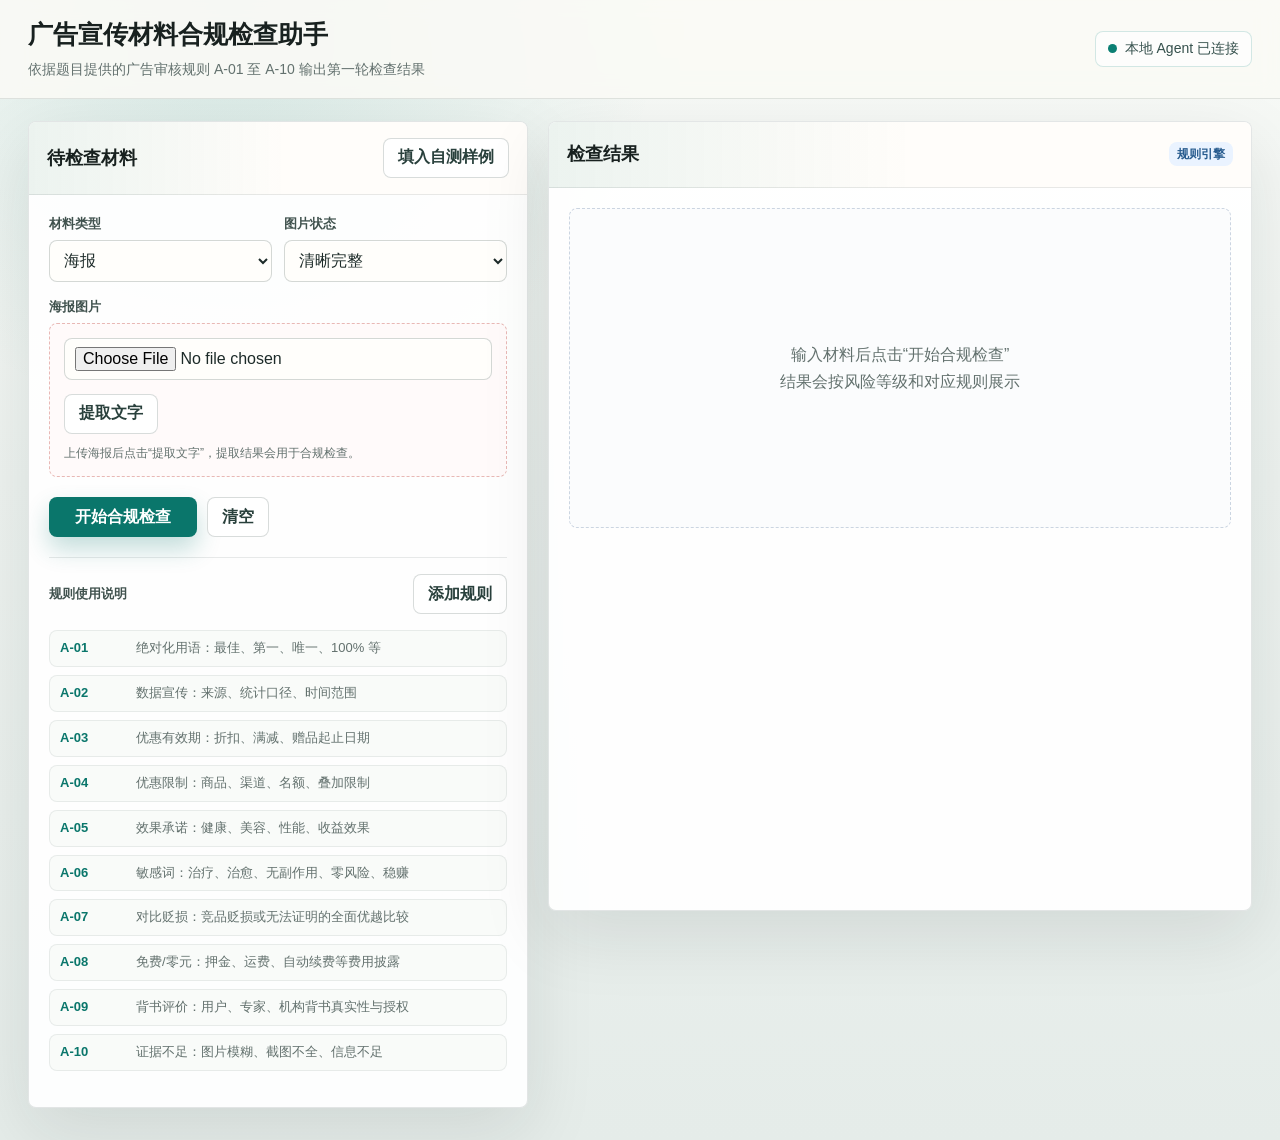
<file: ad-compliance-agent/index.html>
<!DOCTYPE html>
<html lang="zh-CN">
<head>
  <meta charset="UTF-8" />
  <meta name="viewport" content="width=device-width, initial-scale=1.0" />
  <title>广告宣传材料合规检查助手</title>
  <style>
    * {
      box-sizing: border-box;
    }

    :root {
      --bg: #eef2f1;
      --panel: #ffffff;
      --paper: #fbfaf6;
      --ink: #18211f;
      --line: #ccd7d2;
      --text: #1d2b29;
      --muted: #63716e;
      --brand: #0b7f73;
      --brand-dark: #075f56;
      --danger: #b42318;
      --danger-bg: #fff1ee;
      --warn: #9c5b00;
      --warn-bg: #fff4d7;
      --info: #285c8f;
      --info-bg: #eaf3ff;
      --ok: #19734a;
      --ok-bg: #e7f7ee;
      --violet: #5c45a0;
      --violet-bg: #f2edff;
    }

    body {
      margin: 0;
      min-height: 100vh;
      background:
        linear-gradient(90deg, rgba(11, 127, 115, 0.08), transparent 34%),
        linear-gradient(180deg, #f7f8f5 0%, var(--bg) 48%, #e9eeee 100%);
      color: var(--text);
      font-family: -apple-system, BlinkMacSystemFont, "Segoe UI", "PingFang SC", "Microsoft YaHei", sans-serif;
    }

    button,
    input,
    select,
    textarea {
      font: inherit;
    }

    .app {
      min-height: 100vh;
      display: grid;
      grid-template-rows: auto 1fr;
    }

    .topbar {
      display: flex;
      align-items: center;
      justify-content: space-between;
      gap: 16px;
      padding: 18px 28px;
      border-bottom: 1px solid var(--line);
      background: rgba(251, 250, 246, 0.94);
      backdrop-filter: blur(10px);
    }

    .title h1 {
      margin: 0;
      font-size: 24px;
      line-height: 1.35;
      letter-spacing: 0;
    }

    .title p {
      margin: 4px 0 0;
      color: var(--muted);
      font-size: 14px;
      line-height: 1.5;
    }

    .status {
      display: flex;
      align-items: center;
      gap: 8px;
      color: var(--muted);
      font-size: 14px;
      white-space: nowrap;
    }

    .status-dot {
      width: 9px;
      height: 9px;
      border-radius: 50%;
      background: var(--brand);
    }

    .workspace {
      display: grid;
      grid-template-columns: minmax(380px, 0.9fr) minmax(460px, 1.1fr);
      gap: 18px;
      padding: 18px;
      min-height: 0;
    }

    .panel {
      min-height: 0;
      border: 1px solid var(--line);
      border-radius: 8px;
      background: var(--panel);
      overflow: hidden;
      box-shadow: 0 18px 50px rgba(24, 33, 31, 0.08);
    }

    .panel-head {
      display: flex;
      align-items: center;
      justify-content: space-between;
      gap: 12px;
      padding: 16px 18px;
      border-bottom: 1px solid var(--line);
      background: var(--paper);
    }

    .panel-head h2 {
      margin: 0;
      font-size: 17px;
      letter-spacing: 0;
    }

    .panel-body {
      padding: 18px;
    }

    .form-grid {
      display: grid;
      gap: 16px;
    }

    .field {
      display: grid;
      gap: 8px;
    }

    .field label,
    .section-label {
      color: #344054;
      font-size: 14px;
      font-weight: 650;
    }

    textarea,
    select,
    input[type="text"],
    input[type="file"] {
      width: 100%;
      border: 1px solid #cbd5e1;
      border-radius: 8px;
      background: #fff;
      color: var(--text);
    }

    textarea {
      min-height: 240px;
      resize: vertical;
      padding: 12px;
      line-height: 1.7;
    }

    select,
    input[type="text"],
    input[type="file"] {
      min-height: 42px;
      padding: 8px 10px;
    }

    .inline-grid {
      display: grid;
      grid-template-columns: 1fr 1fr;
      gap: 12px;
    }

    .image-preview {
      display: none;
      width: 100%;
      max-height: 280px;
      object-fit: contain;
      border: 1px solid var(--line);
      border-radius: 8px;
      background: #ffffff;
    }

    .poster-upload {
      display: grid;
      gap: 10px;
      border: 1px dashed rgba(180, 35, 24, 0.3);
      border-radius: 8px;
      padding: 14px;
      background: #fffafa;
    }

    .helper-text {
      margin: 0;
      color: var(--muted);
      font-size: 12px;
      line-height: 1.55;
    }

    .is-hidden {
      display: none !important;
    }

    .actions {
      display: flex;
      flex-wrap: wrap;
      gap: 10px;
      padding-top: 2px;
    }

    .btn {
      display: inline-flex;
      align-items: center;
      justify-content: center;
      gap: 7px;
      min-height: 42px;
      border: 1px solid transparent;
      border-radius: 8px;
      padding: 0 14px;
      background: #fff;
      color: var(--text);
      cursor: pointer;
    }

    .btn-primary {
      background: var(--brand);
      color: #fff;
      box-shadow: 0 10px 22px rgba(11, 127, 115, 0.22);
    }

    .btn-primary:hover {
      background: var(--brand-dark);
    }

    .btn-secondary {
      border-color: #cbd5e1;
    }

    .btn-secondary:hover {
      background: #f8fafc;
    }

    .rules {
      display: grid;
      gap: 8px;
      margin-top: 18px;
      padding-top: 16px;
      border-top: 1px solid var(--line);
    }

    .rules-head {
      display: flex;
      align-items: center;
      justify-content: space-between;
      gap: 10px;
      margin-bottom: 4px;
    }

    .rule-row {
      display: grid;
      grid-template-columns: 76px 1fr;
      gap: 10px;
      align-items: start;
      color: var(--muted);
      font-size: 13px;
      line-height: 1.45;
    }

    .rule-code {
      color: var(--text);
      font-weight: 700;
    }

    .custom-rules {
      display: grid;
      gap: 10px;
      margin-top: 8px;
    }

    .custom-rule-card {
      display: grid;
      gap: 10px;
      border: 1px solid var(--line);
      border-radius: 8px;
      padding: 12px;
      background: #fbfcfd;
    }

    .custom-rule-head {
      display: grid;
      grid-template-columns: minmax(0, 1fr) 110px 72px;
      gap: 8px;
      align-items: center;
    }

    .custom-rule-body {
      display: grid;
      grid-template-columns: minmax(0, 1fr) minmax(0, 1fr);
      gap: 8px;
    }

    .result-panel {
      display: grid;
      grid-template-rows: auto minmax(0, 1fr);
      height: 100%;
    }

    .result-body {
      min-height: 0;
      overflow: auto;
      padding: 18px;
    }

    .decision-board {
      display: grid;
      grid-template-columns: minmax(0, 1fr) auto;
      gap: 18px;
      align-items: center;
      margin-bottom: 14px;
      padding: 20px;
      border: 1px solid rgba(180, 35, 24, 0.22);
      border-radius: 8px;
      background: #ffffff;
      color: var(--danger);
    }

    .decision-kicker {
      margin: 0 0 8px;
      color: var(--danger);
      font-size: 13px;
      font-weight: 750;
    }

    .decision-title {
      margin: 0;
      font-size: 28px;
      line-height: 1.22;
      letter-spacing: 0;
    }

    .decision-copy {
      max-width: 660px;
      margin: 8px 0 0;
      color: var(--danger);
      line-height: 1.65;
    }

    .decision-stamp {
      display: grid;
      place-items: center;
      min-width: 124px;
      min-height: 86px;
      border: 1px solid rgba(180, 35, 24, 0.24);
      border-radius: 8px;
      color: var(--danger);
      text-align: center;
      font-weight: 800;
      line-height: 1.35;
      background: #fff6f4;
    }

    .summary-band {
      display: grid;
      grid-template-columns: minmax(0, 1fr) auto;
      gap: 14px;
      align-items: center;
      margin-bottom: 14px;
      padding: 14px;
      border: 1px solid var(--line);
      border-radius: 8px;
      background: #fbfcfd;
    }

    .summary-title {
      margin: 0 0 5px;
      font-size: 18px;
      font-weight: 750;
      line-height: 1.4;
    }

    .summary-copy {
      margin: 0;
      color: var(--muted);
      font-size: 14px;
      line-height: 1.55;
    }

    .counters {
      display: grid;
      grid-template-columns: repeat(4, 72px);
      gap: 8px;
    }

    .counter {
      appearance: none;
      cursor: pointer;
      min-height: 58px;
      border: 1px solid var(--line);
      border-radius: 8px;
      padding: 7px;
      text-align: center;
      background: #fff;
    }

    .counter strong {
      display: block;
      font-size: 19px;
      line-height: 1.2;
      color: var(--danger);
    }

    .counter span {
      color: var(--muted);
      font-size: 12px;
    }

    .risk-list {
      display: grid;
      gap: 12px;
    }

    .insight-grid {
      display: grid;
      grid-template-columns: minmax(0, 1.1fr) minmax(260px, 0.9fr);
      gap: 12px;
      margin-bottom: 14px;
    }

    .work-panel {
      border: 1px solid var(--line);
      border-radius: 8px;
      background: #fff;
      overflow: hidden;
    }

    .work-panel h3 {
      margin: 0;
      padding: 12px 14px;
      border-bottom: 1px solid var(--line);
      background: var(--paper);
      font-size: 15px;
      letter-spacing: 0;
    }

    .rewrite-text {
      margin: 0;
      padding: 14px;
      color: #1f2937;
      font-size: 14px;
      line-height: 1.8;
      white-space: pre-wrap;
    }

    .style-note {
      margin: 0;
      padding: 12px 14px 0;
      color: var(--muted);
      font-size: 13px;
      line-height: 1.55;
    }

    .placeholder-list,
    .evidence-list {
      display: flex;
      flex-wrap: wrap;
      gap: 8px;
      margin: 0;
      padding: 0 14px 14px;
      list-style: none;
    }

    .placeholder-list li,
    .evidence-list li {
      border: 1px solid #d5ded9;
      border-radius: 8px;
      padding: 6px 8px;
      background: #f8faf8;
      color: #384541;
      font-size: 12px;
      line-height: 1.35;
    }

    .coverage-grid {
      display: grid;
      gap: 6px;
      padding: 12px 14px 14px;
    }

    .coverage-row {
      display: grid;
      grid-template-columns: 58px minmax(0, 1fr) 84px;
      gap: 8px;
      align-items: center;
      font-size: 12px;
      color: var(--muted);
    }

    .coverage-row strong {
      color: var(--text);
    }

    .coverage-hit {
      color: var(--danger);
      font-weight: 800;
    }

    .coverage-clean {
      color: var(--ok);
      font-weight: 700;
    }

    .risk-item {
      border: 1px solid var(--line);
      border-radius: 8px;
      background: #fff;
      overflow: hidden;
      scroll-margin-top: 104px;
    }

    .risk-item-head {
      display: flex;
      justify-content: space-between;
      gap: 12px;
      padding: 12px 14px;
      border-bottom: 1px solid var(--line);
      background: #fbfcfd;
    }

    .risk-rule {
      font-weight: 750;
    }

    .badges {
      display: flex;
      flex-wrap: wrap;
      justify-content: flex-end;
      gap: 6px;
    }

    .badge {
      display: inline-flex;
      align-items: center;
      min-height: 24px;
      border-radius: 8px;
      padding: 0 8px;
      font-size: 12px;
      font-weight: 700;
      white-space: nowrap;
    }

    .badge-high {
      background: var(--danger-bg);
      color: var(--danger);
    }

    .badge-medium {
      background: var(--warn-bg);
      color: var(--warn);
    }

    .badge-low {
      background: var(--info-bg);
      color: var(--info);
    }

    .badge-unknown {
      background: #f1f3f5;
      color: #4b5563;
    }

    .badge-manual {
      background: var(--violet-bg);
      color: var(--violet);
    }

    .risk-content {
      display: grid;
      gap: 10px;
      padding: 14px;
      font-size: 14px;
      line-height: 1.65;
    }

    .risk-field {
      display: grid;
      grid-template-columns: 94px 1fr;
      gap: 10px;
    }

    .risk-field b {
      color: #475467;
    }

    .risk-text {
      color: #111827;
      font-weight: 650;
    }

    .empty {
      display: grid;
      place-items: center;
      min-height: 320px;
      border: 1px dashed #cbd5e1;
      border-radius: 8px;
      color: var(--muted);
      text-align: center;
      line-height: 1.7;
      background: #fbfcfd;
    }

    .json-block {
      margin-top: 14px;
      border: 1px solid var(--line);
      border-radius: 8px;
      overflow: hidden;
    }

    .json-block summary {
      cursor: pointer;
      padding: 12px 14px;
      background: #fbfcfd;
      color: #344054;
      font-weight: 700;
    }

    pre {
      margin: 0;
      max-height: 300px;
      overflow: auto;
      padding: 14px;
      background: #101828;
      color: #d1fadf;
      font-size: 12px;
      line-height: 1.6;
      white-space: pre-wrap;
      word-break: break-word;
    }

    body {
      background:
        radial-gradient(circle at 18% 0%, rgba(11, 127, 115, 0.14), transparent 28%),
        linear-gradient(180deg, #f8faf7 0%, #edf2ef 42%, #e5ece9 100%);
    }

    .topbar {
      position: sticky;
      top: 0;
      z-index: 5;
      padding: 18px max(28px, calc((100vw - 1540px) / 2 + 28px));
      border-bottom: 1px solid rgba(30, 53, 49, 0.12);
      background: rgba(250, 250, 246, 0.9);
    }

    .title {
      display: grid;
      gap: 3px;
    }

    .title h1 {
      color: var(--ink);
      font-size: 25px;
      font-weight: 780;
    }

    .status {
      min-height: 36px;
      border: 1px solid rgba(11, 127, 115, 0.18);
      border-radius: 8px;
      padding: 0 12px;
      background: rgba(255, 255, 255, 0.7);
      color: #36514d;
    }

    .workspace {
      width: min(1540px, 100%);
      margin: 0 auto;
      grid-template-columns: minmax(420px, 500px) minmax(520px, 1fr);
      gap: 20px;
      padding: 22px 28px 32px;
      align-items: start;
    }

    .panel {
      border: 1px solid rgba(30, 53, 49, 0.12);
      background: rgba(255, 255, 255, 0.92);
      box-shadow: 0 24px 70px rgba(24, 33, 31, 0.1);
    }

    .panel-head {
      min-height: 66px;
      border-bottom: 1px solid rgba(30, 53, 49, 0.1);
      background:
        linear-gradient(90deg, rgba(11, 127, 115, 0.08), transparent 52%),
        #fffdfa;
    }

    .panel-head h2 {
      color: var(--ink);
      font-size: 18px;
      font-weight: 780;
    }

    .panel-body {
      padding: 20px;
    }

    .field {
      gap: 7px;
    }

    .field label,
    .section-label {
      color: #40524e;
      font-size: 13px;
      font-weight: 720;
    }

    textarea,
    select,
    input[type="text"],
    input[type="file"] {
      border: 1px solid rgba(62, 82, 78, 0.22);
      background: #fffefb;
      box-shadow: inset 0 1px 0 rgba(255, 255, 255, 0.9);
      transition: border-color 140ms ease, box-shadow 140ms ease, background 140ms ease;
    }

    textarea:focus,
    select:focus,
    input[type="text"]:focus,
    input[type="file"]:focus {
      outline: 0;
      border-color: rgba(11, 127, 115, 0.68);
      background: #ffffff;
      box-shadow: 0 0 0 3px rgba(11, 127, 115, 0.12);
    }

    textarea {
      min-height: 255px;
      color: #14201e;
    }

    #imageNotes {
      min-height: 116px !important;
    }

    .btn {
      min-height: 40px;
      border-radius: 8px;
      font-weight: 720;
      transition: transform 120ms ease, box-shadow 120ms ease, background 120ms ease, border-color 120ms ease;
    }

    .btn:hover {
      transform: translateY(-1px);
    }

    .btn-primary {
      min-width: 148px;
      background: #0a766b;
      box-shadow: 0 12px 24px rgba(10, 118, 107, 0.24);
    }

    .btn-secondary {
      border-color: rgba(62, 82, 78, 0.2);
      background: #ffffff;
      color: #29403c;
    }

    .actions {
      padding-top: 4px;
    }

    .rules {
      margin-top: 20px;
      border-top: 1px solid rgba(30, 53, 49, 0.1);
    }

    .rules-head {
      margin-bottom: 8px;
    }

    .rule-row {
      grid-template-columns: 66px 1fr;
      border: 1px solid rgba(30, 53, 49, 0.08);
      border-radius: 8px;
      padding: 8px 10px;
      background: rgba(248, 250, 248, 0.76);
    }

    .rule-code {
      color: #0a766b;
    }

    .custom-rule-card {
      border-color: rgba(11, 127, 115, 0.18);
      background: #f7fbf8;
    }

    .result-panel {
      position: sticky;
      top: 88px;
      max-height: calc(100vh - 110px);
    }

    .result-body {
      padding: 20px;
    }

    .decision-board {
      position: relative;
      overflow: hidden;
      min-height: 138px;
      border: 1px solid rgba(180, 35, 24, 0.22);
      background: #ffffff;
      box-shadow: 0 18px 42px rgba(180, 35, 24, 0.08);
    }

    .decision-board::before {
      content: "";
      position: absolute;
      top: 0;
      bottom: 0;
      left: 0;
      width: 6px;
      background: var(--danger);
    }

    .decision-kicker {
      color: var(--danger);
      font-size: 13px;
    }

    .decision-title {
      max-width: 720px;
      font-size: 34px;
      font-weight: 820;
      color: var(--danger);
    }

    .decision-copy {
      max-width: 760px;
      font-size: 15px;
    }

    .decision-stamp {
      min-width: 132px;
      min-height: 98px;
      border-color: rgba(180, 35, 24, 0.24);
      background: #fff6f4;
      color: var(--danger);
      font-size: 18px;
    }

    .summary-band {
      border-color: rgba(30, 53, 49, 0.1);
      background: #fffdfa;
    }

    .counter {
      border-color: rgba(30, 53, 49, 0.1);
      background: #ffffff;
    }

    .counter strong {
      color: var(--danger);
      font-size: 22px;
    }

    .counter:hover {
      border-color: rgba(180, 35, 24, 0.3);
      box-shadow: 0 10px 22px rgba(180, 35, 24, 0.08);
    }

    .insight-grid {
      grid-template-columns: minmax(0, 1.15fr) minmax(280px, 0.85fr);
    }

    .work-panel {
      border-color: rgba(30, 53, 49, 0.1);
      background: #ffffff;
      box-shadow: 0 10px 28px rgba(24, 33, 31, 0.05);
    }

    .work-panel h3 {
      border-bottom-color: rgba(30, 53, 49, 0.1);
      background: #fffdfa;
      color: #1f2d2a;
      font-size: 15px;
      font-weight: 780;
    }

    .rewrite-text {
      color: #18211f;
      font-size: 15px;
      line-height: 1.9;
    }

    .placeholder-list li {
      border-color: rgba(11, 127, 115, 0.2);
      background: #edf8f5;
      color: #075f56;
      font-weight: 720;
    }

    .evidence-list li {
      border-color: rgba(156, 91, 0, 0.18);
      background: #fff8e6;
      color: #7a4700;
    }

    .coverage-row {
      grid-template-columns: 56px minmax(0, 1fr) 78px;
      min-height: 26px;
      border-bottom: 1px solid rgba(30, 53, 49, 0.07);
    }

    .coverage-row:last-child {
      border-bottom: 0;
    }

    .risk-item {
      border-color: rgba(30, 53, 49, 0.11);
      box-shadow: 0 8px 24px rgba(24, 33, 31, 0.05);
    }

    .risk-item.is-focused-risk {
      border-color: rgba(180, 35, 24, 0.55);
      box-shadow: 0 0 0 3px rgba(180, 35, 24, 0.12), 0 10px 28px rgba(180, 35, 24, 0.12);
    }

    .risk-item-head {
      background: #fffdfa;
    }

    .risk-rule {
      color: #1b2c28;
    }

    .badge {
      border-radius: 8px;
    }

    .json-block {
      border-color: rgba(30, 53, 49, 0.1);
    }

      @media (max-width: 980px) {
      .topbar {
        align-items: flex-start;
        flex-direction: column;
      }

      .workspace {
        grid-template-columns: 1fr;
        padding: 16px;
      }

      .result-panel {
        position: static;
        max-height: none;
      }

      .summary-band {
        grid-template-columns: 1fr;
      }

      .decision-board,
      .insight-grid {
        grid-template-columns: 1fr;
      }

      .decision-title {
        font-size: 28px;
      }

      .counters {
        grid-template-columns: repeat(4, minmax(60px, 1fr));
      }
    }

    @media (max-width: 620px) {
      .topbar,
      .workspace {
        padding: 14px;
      }

      .inline-grid,
      .custom-rule-head,
      .custom-rule-body,
      .risk-field {
        grid-template-columns: 1fr;
      }

      .risk-item-head {
        flex-direction: column;
      }

      .badges {
        justify-content: flex-start;
      }
    }
  </style>
</head>
<body>
  <main class="app">
    <header class="topbar">
      <div class="title">
        <h1>广告宣传材料合规检查助手</h1>
        <p>依据题目提供的广告审核规则 A-01 至 A-10 输出第一轮检查结果</p>
      </div>
      <div class="status"><span class="status-dot"></span><span id="serverStatus">本地 Agent 已连接</span></div>
    </header>

    <section class="workspace">
      <section class="panel">
        <div class="panel-head">
          <h2>待检查材料</h2>
          <button class="btn btn-secondary" id="sampleBtn" type="button">填入自测样例</button>
        </div>
        <div class="panel-body">
          <div class="form-grid">
            <div class="inline-grid">
              <div class="field">
                <label for="materialType">材料类型</label>
                <select id="materialType">
                  <option value="poster">海报</option>
                  <option value="moments">朋友圈文案</option>
                  <option value="landing_page">活动页面</option>
                  <option value="other">其他</option>
                </select>
              </div>
              <div class="field">
                <label for="imageQuality">图片状态</label>
                <select id="imageQuality">
                  <option value="clear">清晰完整</option>
                  <option value="blurred">文字模糊</option>
                  <option value="cropped">截图不完整</option>
                  <option value="blocked">关键信息被遮挡</option>
                </select>
              </div>
            </div>

            <div class="field" id="contentField">
              <label for="contentText">文案正文</label>
              <textarea id="contentText" placeholder="粘贴海报、朋友圈文案或活动页文字"></textarea>
            </div>

            <div class="field" id="imageField">
              <label for="imageInput">图片上传</label>
              <div class="poster-upload">
                <input id="imageInput" type="file" accept="image/*" />
                <img class="image-preview" id="imagePreview" alt="上传图片预览" />
                <div class="actions">
                  <button class="btn btn-secondary" id="extractTextBtn" type="button">提取文字</button>
                </div>
                <p class="helper-text" id="ocrStatus">上传海报后点击“提取文字”，提取结果会用于合规检查。</p>
              </div>
            </div>

            <div class="field" id="ocrField">
              <label for="imageNotes">图片文字提取结果</label>
              <textarea id="imageNotes" placeholder="如上传海报，请粘贴 OCR 文字或补充图片中可见的宣传语、价格、优惠限制等信息" style="min-height: 120px;"></textarea>
            </div>

            <div class="actions">
              <button class="btn btn-primary" id="checkBtn" type="button">开始合规检查</button>
              <button class="btn btn-secondary" id="clearBtn" type="button">清空</button>
            </div>
          </div>

          <section class="rules" aria-label="规则使用说明">
            <div class="rules-head">
              <div class="section-label">规则使用说明</div>
              <button class="btn btn-secondary" id="addRuleBtn" type="button">添加规则</button>
            </div>
            <div class="rule-row"><span class="rule-code">A-01</span><span>绝对化用语：最佳、第一、唯一、100% 等</span></div>
            <div class="rule-row"><span class="rule-code">A-02</span><span>数据宣传：来源、统计口径、时间范围</span></div>
            <div class="rule-row"><span class="rule-code">A-03</span><span>优惠有效期：折扣、满减、赠品起止日期</span></div>
            <div class="rule-row"><span class="rule-code">A-04</span><span>优惠限制：商品、渠道、名额、叠加限制</span></div>
            <div class="rule-row"><span class="rule-code">A-05</span><span>效果承诺：健康、美容、性能、收益效果</span></div>
            <div class="rule-row"><span class="rule-code">A-06</span><span>敏感词：治疗、治愈、无副作用、零风险、稳赚</span></div>
            <div class="rule-row"><span class="rule-code">A-07</span><span>对比贬损：竞品贬损或无法证明的全面优越比较</span></div>
            <div class="rule-row"><span class="rule-code">A-08</span><span>免费/零元：押金、运费、自动续费等费用披露</span></div>
            <div class="rule-row"><span class="rule-code">A-09</span><span>背书评价：用户、专家、机构背书真实性与授权</span></div>
            <div class="rule-row"><span class="rule-code">A-10</span><span>证据不足：图片模糊、截图不全、信息不足</span></div>
            <div class="custom-rules" id="customRules"></div>
          </section>
        </div>
      </section>

      <section class="panel result-panel">
        <div class="panel-head">
          <h2>检查结果</h2>
          <span id="sourceLabel" class="badge badge-low">规则引擎</span>
        </div>
        <div class="result-body" id="resultBody">
          <div class="empty">输入材料后点击“开始合规检查”<br />结果会按风险等级和对应规则展示</div>
        </div>
      </section>
    </section>
  </main>

  <script>
    const contentText = document.getElementById("contentText");
    const imageNotes = document.getElementById("imageNotes");
    const imageInput = document.getElementById("imageInput");
    const imagePreview = document.getElementById("imagePreview");
    const imageQuality = document.getElementById("imageQuality");
    const materialType = document.getElementById("materialType");
    const contentField = document.getElementById("contentField");
    const ocrField = document.getElementById("ocrField");
    const ocrStatus = document.getElementById("ocrStatus");
    const resultBody = document.getElementById("resultBody");
    const serverStatus = document.getElementById("serverStatus");
    const customRules = document.getElementById("customRules");
    let imageIncluded = false;
    let imageDataUrl = "";
    let customRuleIndex = 0;

    const sampleText = "全网第一美白精华，7天100%见效，限时满199减100，免费领取，用户一致好评，专家推荐，零风险无副作用。";

    imageInput.addEventListener("change", () => {
      const file = imageInput.files && imageInput.files[0];
      imageIncluded = Boolean(file);
      if (!file) {
        imageDataUrl = "";
        imagePreview.style.display = "none";
        imagePreview.removeAttribute("src");
        return;
      }
      const reader = new FileReader();
      reader.onload = () => {
        imageDataUrl = String(reader.result || "");
        imagePreview.src = imageDataUrl;
        imagePreview.style.display = "block";
        ocrStatus.textContent = "图片已上传，可点击“提取文字”。";
      };
      reader.readAsDataURL(file);
    });

    materialType.addEventListener("change", applyMaterialMode);
    document.getElementById("extractTextBtn").addEventListener("click", extractImageText);

    document.getElementById("sampleBtn").addEventListener("click", () => {
      if (materialType.value === "poster") {
        contentText.value = "";
        imageNotes.value = sampleText;
        ocrField.classList.remove("is-hidden");
        ocrStatus.textContent = "已填入样例海报提取文字，可直接检查。";
      } else {
        contentText.value = sampleText;
        imageNotes.value = "";
      }
      imageQuality.value = "clear";
      runCheck();
    });

    document.getElementById("clearBtn").addEventListener("click", () => {
      contentText.value = "";
      imageNotes.value = "";
      imageInput.value = "";
      imageIncluded = false;
      imageDataUrl = "";
      imagePreview.style.display = "none";
      imagePreview.removeAttribute("src");
      ocrStatus.textContent = "上传海报后点击“提取文字”，提取结果会用于合规检查。";
      applyMaterialMode();
      resultBody.innerHTML = '<div class="empty">输入材料后点击“开始合规检查”<br />结果会按风险等级和对应规则展示</div>';
    });

    document.getElementById("checkBtn").addEventListener("click", runCheck);
    document.getElementById("addRuleBtn").addEventListener("click", () => addCustomRule());

    async function runCheck() {
      setLoading();
      const payload = {
        materialType: materialType.value,
        contentText: contentText.value,
        imageNotes: imageNotes.value,
        imageIncluded,
        imageQuality: imageQuality.value,
        customRules: collectCustomRules()
      };
      try {
        const apiUrl = location.protocol === "file:"
          ? "http://127.0.0.1:8787/api/ad-compliance/check"
          : "/api/ad-compliance/check";
        const response = await fetch(apiUrl, {
          method: "POST",
          headers: { "Content-Type": "application/json" },
          body: JSON.stringify(payload)
        });
        if (!response.ok) {
          throw new Error(`HTTP ${response.status}`);
        }
        const data = await response.json();
        serverStatus.textContent = "本地 Agent 已连接";
        renderResult(data);
      } catch (error) {
        const data = runBrowserComplianceCheck(payload);
        serverStatus.textContent = "外部演示模式";
        renderResult(data);
      }
    }

    function setLoading() {
      resultBody.innerHTML = '<div class="empty">正在根据 A-01 至 A-10 规则检查...</div>';
    }

    function applyMaterialMode() {
      const isPoster = materialType.value === "poster";
      contentField.classList.toggle("is-hidden", isPoster);
      ocrField.classList.toggle("is-hidden", isPoster && !imageNotes.value.trim());
      document.querySelector('label[for="imageInput"]').textContent = isPoster ? "海报图片" : "图片上传";
      document.getElementById("extractTextBtn").classList.toggle("is-hidden", !isPoster);
      if (isPoster) {
        contentText.value = "";
      }
    }

    async function extractImageText() {
      if (!imageDataUrl) {
        ocrStatus.textContent = "请先上传海报图片。";
        return;
      }
      ocrField.classList.remove("is-hidden");
      imageNotes.value = "";
      imageNotes.placeholder = "正在提取图片文字...";
      ocrStatus.textContent = "正在提取图片文字...";
      try {
        const apiUrl = location.protocol === "file:"
          ? "http://127.0.0.1:8787/api/ad-compliance/extract-image-text"
          : "/api/ad-compliance/extract-image-text";
        const response = await fetch(apiUrl, {
          method: "POST",
          headers: { "Content-Type": "application/json" },
          body: JSON.stringify({ imageDataUrl })
        });
        if (!response.ok) {
          throw new Error(`HTTP ${response.status}`);
        }
        const data = await response.json();
        imageNotes.value = data.extracted_text || "";
        imageNotes.placeholder = "可在这里校对或补充图片中的宣传文字";
        const notes = Array.isArray(data.notes) && data.notes.length ? `；${data.notes.join("；")}` : "";
        ocrStatus.textContent = data.extracted_text
          ? `文字提取完成，置信度：${data.confidence || "medium"}${notes}`
          : `未自动提取到文字${notes}。请手动补充后检查。`;
      } catch (error) {
        imageNotes.placeholder = "请手动粘贴图片文字后检查";
        ocrStatus.textContent = "外部演示模式暂不调用视觉模型，请手动补充图片文字后检查。";
      }
    }

    function addCustomRule(rule = {}) {
      customRuleIndex += 1;
      const card = document.createElement("div");
      card.className = "custom-rule-card";
      card.dataset.customRule = "true";
      card.innerHTML = `
        <div class="custom-rule-head">
          <input type="text" data-rule-name placeholder="规则名称，例如：品牌禁用词" value="${escapeAttribute(rule.name || "")}" />
          <select data-rule-level>
            <option value="中">中风险</option>
            <option value="高">高风险</option>
            <option value="低">低风险</option>
            <option value="无法判断">无法判断</option>
          </select>
          <button class="btn btn-secondary" type="button" data-remove-rule>删除</button>
        </div>
        <div class="custom-rule-body">
          <input type="text" data-rule-keywords placeholder="命中关键词，用逗号分隔" value="${escapeAttribute(rule.keywords || "")}" />
          <input type="text" data-rule-requirement placeholder="规则要求 / 修改依据" value="${escapeAttribute(rule.requirement || "")}" />
        </div>
      `;
      customRules.appendChild(card);
      card.querySelector("[data-rule-level]").value = rule.riskLevel || "中";
      card.querySelector("[data-remove-rule]").addEventListener("click", () => card.remove());
      card.querySelector("[data-rule-name]").focus();
    }

    function collectCustomRules() {
      return Array.from(customRules.querySelectorAll("[data-custom-rule]"))
        .map((card) => ({
          name: card.querySelector("[data-rule-name]").value.trim(),
          keywords: card.querySelector("[data-rule-keywords]").value.trim(),
          requirement: card.querySelector("[data-rule-requirement]").value.trim(),
          riskLevel: card.querySelector("[data-rule-level]").value
        }))
        .filter((rule) => rule.name || rule.keywords || rule.requirement);
    }

    const browserRules = {
      "A-01": ["绝对化用语", "禁止“最佳、第一、唯一、100%”等无法证明的绝对化表述。"],
      "A-02": ["数据宣传", "数据必须有来源、统计口径和时间范围。"],
      "A-03": ["优惠有效期", "折扣、满减、赠品等必须写明起止日期。"],
      "A-04": ["优惠限制", "必须披露适用商品/渠道、名额、叠加限制等主要条件。"],
      "A-05": ["效果承诺", "不得承诺未经验证的健康、美容、性能或收益效果。"],
      "A-06": ["敏感词", "“治疗、治愈、无副作用、零风险、稳赚”等必须拦截并人工复核。"],
      "A-07": ["对比贬损", "不得贬损竞品或作无法证明的全面优越比较。"],
      "A-08": ["免费/零元", "有押金、运费、自动续费等必要费用时必须显著披露。"],
      "A-09": ["背书评价", "用户评价、专家/机构背书需有真实性与授权依据。"],
      "A-10": ["证据不足", "图片文字模糊、截图不全时，不得判定完整合规，应要求原文件或完整页面。"]
    };

    const absoluteTerms = ["最佳", "最好", "最强", "最高级", "顶级", "极致", "第一", "全国第一", "全网第一", "行业第一", "唯一", "首个", "首选", "100%", "百分百", "永久", "永不"];
    const sensitiveTerms = ["治疗", "治愈", "根治", "药到病除", "无副作用", "零风险", "稳赚", "保本", "包赚", "躺赚", "无风险"];
    const effectTerms = ["见效", "有效", "改善", "修复", "逆龄", "抗衰", "美白", "祛斑", "瘦身", "减脂", "降脂", "降糖", "提升免疫", "收益", "回报", "转化率", "性能提升"];
    const promiseTerms = ["保证", "承诺", "必", "一定", "即可", "立刻", "马上", "7天", "一周", "永久", "无效退款"];
    const endorsementTerms = ["用户一致好评", "真实用户好评", "专家推荐", "专家背书", "权威认证", "机构认证", "官方认证", "达人推荐", "明星同款", "医生推荐", "国家级"];
    const discountPatterns = [/\d+\s*折/, /满\s*\d+\s*减\s*\d+/, /立减\s*\d+/, /直降\s*\d+/, /买一送一/, /赠品/, /送\s*\d+/, /限时/, /限量/, /优惠/, /特价/];
    const comparePatterns = [/吊打/, /碾压/, /秒杀/, /完胜/, /远超/, /优于/, /超过同行/, /比.+更好/, /比.+更强/, /竞品.+不/, /同行.+不/];
    const freePatterns = [/免费/, /零元/, /0\s*元/, /不要钱/, /白送/, /免费领取/];

    function runBrowserComplianceCheck(payload) {
      const text = [payload.contentText, payload.imageNotes].map((value) => String(value || "").trim()).filter(Boolean).join("\n");
      const items = [];

      if (!text && !payload.imageIncluded) {
        items.push(makeBrowserItem("未提供可检查的宣传内容", "证据不足", "A-10", "无法判断", "请提供完整文案、原图、活动页链接截图或可识别的图片文字后再检查。", true, "当前输入为空，无法完成第一轮合规判断。"));
      } else if (payload.imageIncluded && !text) {
        items.push(makeBrowserItem("已上传图片，但未提供可识别文字", "证据不足", "A-10", "无法判断", "请补充图片 OCR 文字、原始设计文件或完整页面；发布前需人工复核图片全部内容。", true, "系统无法仅凭图片文件名判断广告语、优惠条件和免责声明是否完整。"));
      }

      if (payload.imageIncluded && ["blurred", "cropped", "blocked"].includes(payload.imageQuality)) {
        const qualityLabels = { blurred: "图片文字模糊", cropped: "截图不完整", blocked: "关键信息被遮挡" };
        items.push(makeBrowserItem(qualityLabels[payload.imageQuality], "证据不足", "A-10", "无法判断", "请提供高清原图或完整活动页面；当前材料不得判定为完整合规。", true, "题目规则 A-10 要求图片模糊、截图不全时应要求原文件或完整页面。"));
      }

      if (text) {
        const absoluteHits = matchingTerms(text, absoluteTerms);
        if (absoluteHits.length) {
          items.push(makeBrowserItem(snippet(text, absoluteHits[0]), "绝对化用语", "A-01", "高", `删除或改写“${absoluteHits.join("、")}”，改为可证明、可限定范围的表达，并补充依据。`, true, "命中无法直接证明的绝对化广告表述。"));
        }

        const dataMatches = Array.from(text.matchAll(/\d+(?:\.\d+)?\s*(?:%|％|倍|万|元|人|天|小时|分钟|款|件|单|名)/g));
        if (dataMatches.length) {
          const hasSource = containsAny(text, ["来源", "数据来自", "统计", "调研", "报告", "样本", "口径", "截至", "期间"]);
          const hasTime = /\d{4}\s*年|\d{1,2}\s*月\s*\d{1,2}\s*日|\d{4}[-./]\d{1,2}|\d+\s*天|近\d+/.test(text);
          if (!hasSource || !hasTime) {
            const missing = [];
            if (!hasSource) missing.push("数据来源/统计口径");
            if (!hasTime) missing.push("时间范围");
            items.push(makeBrowserItem(snippet(text, dataMatches[0][0]), "数据宣传", "A-02", "中", `补充${missing.join("、")}；无法提供依据时删除或弱化数据表达。`, true, "文案含具体数据，但未完整说明来源、统计口径和时间范围。"));
          }
        }

        if (matchesAny(text, discountPatterns) && !/起止|有效期|截止|截至|到期|至\s*\d{1,2}\s*月|\d{1,2}\s*月\s*\d{1,2}\s*日/.test(text)) {
          items.push(makeBrowserItem(firstMatchingSnippet(text, discountPatterns), "优惠有效期", "A-03", "中", "补充优惠活动起止日期，例如“活动时间：2026年9月10日00:00至2026年9月20日23:59”。", false, "文案出现折扣、满减、赠品或限时优惠，但未写明起止日期。"));
        }

        if (matchesAny(text, discountPatterns) && !containsAny(text, ["适用", "仅限", "渠道", "门店", "商品", "名额", "库存", "数量有限", "不可叠加", "每人", "限购"])) {
          items.push(makeBrowserItem(firstMatchingSnippet(text, discountPatterns), "优惠限制披露不足", "A-04", "中", "补充适用商品、适用渠道、名额/库存、是否可与其他优惠叠加等主要限制条件。", false, "文案存在优惠信息，但未披露主要适用条件或限制。"));
        }

        const effectHits = matchingTerms(text, effectTerms)
          .map((term) => [term, snippet(text, term)])
          .filter(([term, around]) => containsAny(around, promiseTerms) || /\d+\s*天/.test(around));
        if (effectHits.length) {
          items.push(makeBrowserItem(effectHits[0][1], "效果承诺", "A-05", "高", `删除“${effectHits.map((hit) => hit[0]).join("、")}”相关确定性效果承诺，改为基于已验证证据的客观描述，并补充适用条件和验证依据。`, true, "命中健康、美容、性能或收益效果的确定性承诺。"));
        }

        const sensitiveHits = matchingTerms(text, sensitiveTerms);
        if (sensitiveHits.length) {
          items.push(makeBrowserItem(snippet(text, sensitiveHits[0]), "敏感词", "A-06", "高", `删除“${sensitiveHits.join("、")}”等高风险表述；如确需表达，应提交资质、证明材料并人工复核。`, true, "题目规则明确要求该类词汇必须拦截并人工复核。"));
        }

        if (matchesAny(text, comparePatterns)) {
          const hasEvidence = containsAny(text, ["来源", "报告", "测试", "统计", "样本", "第三方", "公证", "依据"]);
          items.push(makeBrowserItem(firstMatchingSnippet(text, comparePatterns), "对比贬损", "A-07", hasEvidence ? "中" : "高", "删除贬损竞品或全面优越比较；如需对比，应限定指标、样本、时间范围和数据来源。", true, "文案存在竞品比较或优越性描述，需确认是否可证明且不构成贬损。"));
        }

        if (matchesAny(text, freePatterns) && !containsAny(text, ["押金", "运费", "续费", "自动续费", "手续费", "服务费", "到期", "取消"])) {
          items.push(makeBrowserItem(firstMatchingSnippet(text, freePatterns), "免费/零元费用披露不足", "A-08", "中", "如存在押金、运费、自动续费或其他必要费用，需在同屏显著披露；否则明确说明领取条件。", true, "出现免费/零元表达，但未说明是否存在必要费用或后续收费条件。"));
        }

        const hasAuthorization = containsAny(text, ["授权", "真实", "可查", "证书编号", "资质", "来源", "采访", "评价原文"]);
        const endorsementHits = matchingTerms(text, endorsementTerms);
        if (endorsementHits.length && !hasAuthorization) {
          items.push(makeBrowserItem(snippet(text, endorsementHits[0]), "背书评价依据不足", "A-09", "中", `补充“${endorsementHits.join("、")}”相关评价真实性、专家/机构资质、授权证明和可追溯来源；无法提供时删除背书表述。`, true, "用户评价、专家或机构背书未见真实性与授权依据。"));
        }

        (payload.customRules || []).forEach((rule, index) => {
          const keywords = splitKeywords(rule.keywords || "");
          const hits = keywords.filter((keyword) => keyword && text.includes(keyword));
          if (!hits.length) return;
          const ruleId = `B-${String(index + 1).padStart(2, "0")}`;
          const riskLevel = ["高", "中", "低", "无法判断"].includes(rule.riskLevel) ? rule.riskLevel : "中";
          items.push({
            risk_text: snippet(text, hits[0]),
            risk_type: rule.name || "自定义业务规则",
            rule_id: ruleId,
            rule: `${ruleId} ${rule.name || "自定义业务规则"}`,
            rule_requirement: rule.requirement || `命中自定义关键词：${hits.join("、")}`,
            risk_level: riskLevel,
            level_reason: levelReason(ruleId, riskLevel),
            suggestion: "请按新增业务规则修改该表述；如规则解释或适用范围不明确，建议提交人工审核。",
            rewrite_example: rewriteExample(ruleId),
            evidence_needed: evidenceNeeded(ruleId),
            need_manual_review: true,
            manual_review_reason: manualReviewReason(ruleId, true),
            reason: `命中新增规则关键词：${hits.join("、")}。`
          });
        });
      }

      const deduped = dedupeItems(items).sort(sortRiskItems);
      const summary = {
        high: deduped.filter((item) => item.risk_level === "高").length,
        medium: deduped.filter((item) => item.risk_level === "中").length,
        low: deduped.filter((item) => item.risk_level === "低").length,
        uncertain: deduped.filter((item) => item.risk_level === "无法判断").length,
        total: deduped.length
      };
      const manualReviewRequired = deduped.some((item) => item.need_manual_review);
      const isCompliant = !deduped.length;
      const publishDecision = publishDecisionFor(summary, isCompliant, manualReviewRequired);

      return {
        agent: "广告宣传材料合规检查助手",
        material_type: payload.materialType,
        is_compliant: isCompliant,
        publish_decision: publishDecision,
        decision_reason: decisionReason(summary, publishDecision),
        manual_review_required: manualReviewRequired,
        overall_conclusion: overallConclusion(summary, isCompliant, manualReviewRequired),
        summary,
        rules_source: rulesSource(payload.customRules || []),
        rule_coverage: buildRuleCoverage(deduped, payload.customRules || []),
        missing_evidence: buildMissingEvidence(deduped),
        revision_example: buildRevisionExample(text, deduped, payload.materialType),
        items: deduped
      };
    }

    function makeBrowserItem(riskText, riskType, ruleId, riskLevel, suggestion, needManualReview, reason) {
      const [name, requirement] = browserRules[ruleId];
      return {
        risk_text: String(riskText || "").trim(),
        risk_type: riskType,
        rule_id: ruleId,
        rule: `${ruleId} ${name}`,
        rule_requirement: requirement,
        risk_level: riskLevel,
        level_reason: levelReason(ruleId, riskLevel),
        suggestion,
        rewrite_example: rewriteExample(ruleId),
        evidence_needed: evidenceNeeded(ruleId),
        need_manual_review: needManualReview,
        manual_review_reason: manualReviewReason(ruleId, needManualReview),
        reason
      };
    }

    function matchingTerms(text, terms) {
      const matched = terms.filter((term) => text.includes(term)).sort((a, b) => b.length - a.length);
      return matched.filter((term, index, arr) => !arr.slice(0, index).some((existing) => term !== existing && existing.includes(term)));
    }

    function containsAny(text, needles) {
      return needles.some((needle) => text.includes(needle));
    }

    function matchesAny(text, patterns) {
      return patterns.some((pattern) => pattern.test(text));
    }

    function firstMatchingSnippet(text, patterns) {
      for (const pattern of patterns) {
        const match = text.match(pattern);
        if (match) return snippet(text, match[0]);
      }
      return text.slice(0, 80);
    }

    function snippet(text, needle, radius = 24) {
      const raw = String(text || "");
      const target = String(needle || "");
      let index = raw.indexOf(target);
      if (index < 0) index = 0;
      const start = Math.max(0, index - radius);
      const end = Math.min(raw.length, index + target.length + radius);
      let value = raw.slice(start, end).replace(/\n/g, " ").trim();
      if (start > 0) value = `...${value}`;
      if (end < raw.length) value = `${value}...`;
      return value;
    }

    function splitKeywords(value) {
      return String(value || "").split(/[,，、\n;；]+/).map((item) => item.trim()).filter(Boolean);
    }

    function dedupeItems(items) {
      const seen = new Set();
      return items.filter((item) => {
        const key = `${item.rule_id}|${item.risk_type}|${item.risk_text}`;
        if (seen.has(key)) return false;
        seen.add(key);
        return true;
      });
    }

    function sortRiskItems(a, b) {
      const order = { "高": 0, "无法判断": 1, "中": 2, "低": 3 };
      return (order[a.risk_level] ?? 9) - (order[b.risk_level] ?? 9) || a.rule_id.localeCompare(b.rule_id);
    }

    function levelReason(ruleId, riskLevel) {
      if (riskLevel === "高") return "命中禁止性或必须人工复核的高风险表述，发布前需要修改并复核。";
      if (riskLevel === "无法判断") return "现有输入信息不足，不能直接判定完整合规。";
      if (riskLevel === "中") return "命中需要补充依据、条件或授权信息的规则，存在发布风险。";
      return "风险较低，但建议在发布前补充说明或记录依据。";
    }

    function rewriteExample(ruleId) {
      const examples = {
        "A-01": "将绝对化表达改为“较受欢迎/适合部分场景/基于某项测试结果”。",
        "A-02": "补充“数据来源、统计时间、样本量、统计口径”。",
        "A-03": "补充“活动时间：YYYY年MM月DD日 HH:MM 至 YYYY年MM月DD日 HH:MM”。",
        "A-04": "补充“适用商品、适用渠道、名额/库存、是否可叠加”。",
        "A-05": "改为“基于测试观察到某项变化，实际效果因人而异”。",
        "A-06": "删除敏感词，改为客观介绍产品属性或服务范围。",
        "A-07": "限定比较指标、样本、时间和来源，删除贬损语气。",
        "A-08": "显著说明领取条件和可能费用。",
        "A-09": "补充评价来源、授权文件、专家/机构资质。",
        "A-10": "补充高清原图、完整页面或可识别 OCR 文字。"
      };
      return examples[ruleId] || "按新增业务规则替换风险表述，并保留审批依据。";
    }

    function evidenceNeeded(ruleId) {
      const map = {
        "A-01": ["绝对化表述证明依据或替代表达审批记录"],
        "A-02": ["数据来源", "统计口径", "统计时间范围", "样本量"],
        "A-03": ["活动开始时间", "活动结束时间"],
        "A-04": ["适用商品/渠道", "名额或库存", "叠加限制"],
        "A-05": ["效果验证报告", "适用条件", "免责声明"],
        "A-06": ["资质证明", "法务/合规人工复核记录"],
        "A-07": ["对比指标", "第三方测试依据", "样本与时间范围"],
        "A-08": ["领取条件", "押金/运费/自动续费等费用说明"],
        "A-09": ["评价授权", "专家/机构资质", "评价来源"],
        "A-10": ["高清原图", "完整活动页面", "可识别 OCR 文字"]
      };
      return map[ruleId] || ["新增规则依据", "内部审批记录"];
    }

    function manualReviewReason(ruleId, needManualReview) {
      if (!needManualReview) return "规则命中项可通过补充条件或改写后再次自动检查。";
      if (ruleId === "A-10") return "材料信息不足，必须由人工确认原始页面或图片内容。";
      if (["A-01", "A-05", "A-06", "A-07"].includes(ruleId)) return "涉及禁止性、高风险或需要证明材料的表述，应人工复核。";
      return "需要人工确认依据、授权或费用披露是否真实完整。";
    }

    function publishDecisionFor(summary, isCompliant, manualReviewRequired) {
      if (isCompliant) return "可进入发布流程";
      if (summary.high) return "禁止发布，修改后人工复核";
      if (summary.uncertain) return "无法判断，补充材料后复核";
      if (manualReviewRequired) return "建议人工复核后发布";
      return "修改后可发布";
    }

    function decisionReason(summary, publishDecision) {
      if (!summary.total) return "未命中题目规则 A-01 至 A-10 的明显风险。";
      const parts = [];
      if (summary.high) parts.push(`高风险 ${summary.high} 条`);
      if (summary.uncertain) parts.push(`无法判断 ${summary.uncertain} 条`);
      if (summary.medium) parts.push(`中风险 ${summary.medium} 条`);
      if (summary.low) parts.push(`低风险 ${summary.low} 条`);
      return `${publishDecision}：当前材料命中${parts.join("、")}。`;
    }

    function overallConclusion(summary, isCompliant, manualReviewRequired) {
      if (isCompliant) return "未发现命中题目规则的明显风险，可进入下一发布流程。";
      if (summary.high) return "存在高风险广告表述，发布前必须修改并人工审核。";
      if (summary.uncertain) return "存在无法判断项，需补充原始材料或人工复核后再发布。";
      if (manualReviewRequired) return "存在需人工确认的合规风险，建议复核依据材料后再发布。";
      return "存在中低风险问题，建议按规则补充信息后再发布。";
    }

    function rulesSource(customRulesList) {
      const count = Array.isArray(customRulesList) ? customRulesList.length : 0;
      return count
        ? `题目截图提供的广告审核规则 A-01 至 A-10，另含 ${count} 条页面新增业务规则`
        : "题目截图提供的广告审核规则 A-01 至 A-10";
    }

    function buildRuleCoverage(items, customRulesList) {
      const hitIds = new Set(items.map((item) => item.rule_id));
      const rows = Object.entries(browserRules).map(([ruleId, [name, requirement]]) => ({
        rule_id: ruleId,
        rule: `${ruleId} ${name}`,
        status: hitIds.has(ruleId) ? "命中" : "已检查未命中",
        requirement
      }));
      (customRulesList || []).forEach((rule, index) => {
        const ruleId = `B-${String(index + 1).padStart(2, "0")}`;
        rows.push({
          rule_id: ruleId,
          rule: `${ruleId} ${rule.name || "自定义业务规则"}`,
          status: hitIds.has(ruleId) ? "命中" : "已检查未命中",
          requirement: rule.requirement || "页面新增业务规则。"
        });
      });
      return rows;
    }

    function buildMissingEvidence(items) {
      const evidence = [];
      items.forEach((item) => (item.evidence_needed || []).forEach((need) => {
        if (!evidence.includes(need)) evidence.push(need);
      }));
      return evidence;
    }

    function buildRevisionExample(text, items, selectedMaterialType) {
      if (!text.trim()) {
        return {
          title: "完整修改实例",
          text: "请先补充【完整宣传文案/图片 OCR 文字/活动页面截图】，再生成可发布版本。",
          placeholders: ["完整宣传文案", "图片 OCR 文字", "活动页面截图"]
        };
      }
      const hitRuleIds = new Set(items.map((item) => item.rule_id));
      const tone = detectCopyTone(text, selectedMaterialType);
      const product = inferProduct(text);
      const lines = toneMatchedRevisionLines(product, tone, hitRuleIds, items);
      const revisionText = lines.join("\n");
      return {
        title: "完整修改实例",
        material_type: selectedMaterialType,
        tone: tone.label,
        style_note: tone.note,
        text: revisionText,
        placeholders: extractPlaceholders(revisionText),
        usage_note: "【】中的内容需要业务方补充真实数据、证明材料或活动条件后才能发布。"
      };
    }

    function inferProduct(text) {
      const match = text.match(/([\u4e00-\u9fa5A-Za-z0-9]{2,16})?(精华|面霜|饮品|课程|服务|会员|套装|产品|活动)/);
      if (!match) return "本产品";
      if (match[2] === "活动") return "本次活动";
      return ["产品", "服务", "会员"].includes(match[2]) ? `本${match[2]}` : `本${match[2]}产品`;
    }

    function detectCopyTone(text, selectedMaterialType) {
      if (selectedMaterialType === "moments") return { kind: "social", label: "朋友圈文案风", note: "保留朋友圈的轻推荐、分享感和行动提示，但避免夸张承诺与无依据背书。" };
      if (selectedMaterialType === "poster") return { kind: "poster", label: "海报短句口吻", note: "保留短句卖点和活动节奏，弱化绝对化与功效承诺。" };
      if (selectedMaterialType === "landing_page") return { kind: "landing", label: "活动页说明口吻", note: "保留清晰的信息层级，补齐规则、费用和证据。" };
      if (containsAny(text, ["直播", "今晚", "下单", "拍下", "直播间", "主播", "冲", "抢"])) return { kind: "live", label: "直播促销口吻", note: "保留即时活动感和行动号召，但补齐活动条件。" };
      if (containsAny(text, ["分享", "种草", "姐妹", "推荐", "体验"])) return { kind: "social", label: "朋友圈文案风", note: "保留朋友圈的轻推荐、分享感和行动提示，但避免夸张承诺与无依据背书。" };
      return { kind: "neutral", label: "宣传说明口吻", note: "保留原文宣传目的，改为可证明、有限定条件的表达。" };
    }

    function toneMatchedRevisionLines(product, tone, hitRuleIds, items) {
      const hasEffectOrData = hitRuleIds.has("A-05") || hitRuleIds.has("A-02");
      const hasDiscount = hitRuleIds.has("A-03") || hitRuleIds.has("A-04");
      const hasFree = hitRuleIds.has("A-08");
      const hasEndorsement = hitRuleIds.has("A-09");
      const hasCustom = items.some((item) => item.rule_id.startsWith("B-"));
      if (tone.kind === "poster") {
        const lines = [`${product}活动开启`, "适合【适用人群/使用场景】"];
        lines.push(hasEffectOrData ? "基于【数据来源/测试机构】于【统计时间范围】完成的【测试方法/统计口径】，结果为【客观数据结论】" : "产品信息以页面说明和实物包装为准");
        if (hasEffectOrData) lines.push("实际体验因人而异");
        if (hasDiscount) lines.push("活动时间：【开始时间】至【结束时间】", "优惠内容：【优惠内容】；适用范围：【适用商品/适用渠道】；数量限制：【名额或库存数量】；叠加规则：【叠加限制】");
        if (hasFree) lines.push("领取条件：【领取条件】；可能费用：【运费/押金/服务费/自动续费说明】");
        if (hasEndorsement) lines.push("评价/推荐依据：【评价来源/授权文件/资质证明】");
        if (hasCustom) lines.push("品牌规则替代表达：【风险词替代表达】；审批记录：【内部审批记录】");
        return lines;
      }
      if (tone.kind === "social") {
        const lines = [`最近关注到${product}，适合【适用人群/使用场景】的朋友可以了解一下。`];
        lines.push(hasEffectOrData ? "卖点我会看【数据来源/测试机构】在【统计时间范围】按【测试方法/统计口径】得到的【客观数据结论】，具体体验还是因人而异。" : "感兴趣的话可以先看清楚页面说明、使用方式和适用范围，再决定是否参与。");
        if (hasDiscount) lines.push("这次活动是【优惠内容】，时间【开始时间】到【结束时间】，适用【适用商品/适用渠道】，名额【名额或库存数量】，叠加规则看【叠加限制】。");
        if (hasFree) lines.push("领取前记得确认【领取条件】，以及是否涉及【运费/押金/服务费/自动续费说明】。");
        if (hasEndorsement) lines.push("评价或推荐信息以【评价来源】、【授权文件】和【资质证明】为准，我这里不替大家做绝对判断。");
        if (hasCustom) lines.push("原来那句【风险词替代表达】建议换成更稳妥的说法，相关依据保留【内部审批记录】。");
        return lines;
      }
      const lines = [`${product}适用于【适用人群/使用场景】。`];
      lines.push(hasEffectOrData ? "产品相关数据或效果说明基于【数据来源/测试机构】在【统计时间范围】对【样本量】进行的【测试方法/统计口径】，结果为【客观数据结论】；实际体验因人而异。" : "产品特点请以页面披露信息、实物包装和实际体验为准。");
      if (hasDiscount) lines.push("活动时间为【开始时间】至【结束时间】；优惠内容为【优惠内容】；适用商品为【适用商品】；适用渠道为【适用渠道】；名额/库存为【名额或库存数量】；叠加规则为【是否可与其他优惠叠加】。");
      if (hasFree) lines.push("领取或参与条件为【领取条件】，需支付费用为【运费/押金/服务费/自动续费说明】。");
      if (hasEndorsement) lines.push("用户评价来源为【评价来源】，授权证明为【授权文件】，专家/机构资质为【资质证明】。");
      if (hasCustom) lines.push("请根据新增规则确认【品牌禁用词替代表达/行业资质/内部审批记录】。");
      return lines;
    }

    function extractPlaceholders(text) {
      return Array.from(text.matchAll(/【([^】]+)】/g)).map((match) => match[1]).filter((item, index, arr) => arr.indexOf(item) === index);
    }

    function renderResult(data) {
      const summary = data.summary || { high: 0, medium: 0, low: 0, uncertain: 0 };
      const title = data.is_compliant ? "未发现明显风险" : "发现合规风险";
      const items = Array.isArray(data.items) ? data.items : [];
      const itemHtml = items.length
        ? items.map(renderRiskItem).join("")
        : '<div class="empty">未命中题目规则中的明显风险</div>';

      resultBody.innerHTML = `
        <section class="decision-board">
          <div>
            <p class="decision-kicker">发布决策</p>
            <h3 class="decision-title">${escapeHtml(data.publish_decision || title)}</h3>
          </div>
          <div class="decision-stamp">${data.manual_review_required ? "需人工<br>复核" : "可进入<br>发布流程"}</div>
        </section>
        <section class="summary-band">
          <div>
            <p class="summary-title">${escapeHtml(title)}</p>
            <p class="summary-copy">${escapeHtml(data.overall_conclusion || "")}</p>
            <p class="summary-copy">人工审核：${data.manual_review_required ? "需要" : "暂不需要"}；规则来源：${escapeHtml(data.rules_source || "")}</p>
          </div>
          <div class="counters">
            ${renderCounter("高", summary.high, "高")}
            ${renderCounter("中", summary.medium, "中")}
            ${renderCounter("低", summary.low, "低")}
            ${renderCounter("无法", summary.uncertain, "无法判断")}
          </div>
        </section>
        <section class="insight-grid">
          ${renderRevisionExample(data.revision_example)}
          <div>
            ${renderEvidence(data.missing_evidence)}
            ${renderCoverage(data.rule_coverage)}
          </div>
        </section>
        <section class="risk-list">${itemHtml}</section>
        <details class="json-block">
          <summary>结构化 JSON 输出</summary>
          <pre>${escapeHtml(JSON.stringify(data, null, 2))}</pre>
        </details>
      `;
      bindCounterJumps();
    }

    function renderRevisionExample(revision) {
      const data = revision || {};
      const placeholders = Array.isArray(data.placeholders) ? data.placeholders : [];
      return `
        <article class="work-panel">
          <h3>${escapeHtml(data.title || "完整修改实例")}</h3>
          ${data.tone ? `<p class="style-note">原文语气：${escapeHtml(data.tone)}。${escapeHtml(data.style_note || "")}</p>` : ""}
          <p class="rewrite-text">${escapeHtml(data.text || "暂无可生成的修改实例。")}</p>
          ${placeholders.length ? `<ul class="placeholder-list">${placeholders.map((item) => `<li>【${escapeHtml(item)}】</li>`).join("")}</ul>` : ""}
        </article>
      `;
    }

    function renderEvidence(evidence) {
      const items = Array.isArray(evidence) ? evidence : [];
      return `
        <article class="work-panel" style="margin-bottom: 12px;">
          <h3>待补充资料</h3>
          ${items.length
            ? `<ul class="evidence-list" style="padding-top: 14px;">${items.map((item) => `<li>${escapeHtml(item)}</li>`).join("")}</ul>`
            : '<p class="rewrite-text">暂无必须补充的资料。</p>'}
        </article>
      `;
    }

    function renderCoverage(coverage) {
      const rows = Array.isArray(coverage) ? coverage : [];
      return `
        <article class="work-panel">
          <h3>规则覆盖矩阵</h3>
          <div class="coverage-grid">
            ${rows.map((row) => `
              <div class="coverage-row">
                <strong>${escapeHtml(row.rule_id || "")}</strong>
                <span>${escapeHtml((row.rule || "").replace(row.rule_id || "", "").trim())}</span>
                <span class="${row.status === "命中" ? "coverage-hit" : "coverage-clean"}">${escapeHtml(row.status || "")}</span>
              </div>
            `).join("")}
          </div>
        </article>
      `;
    }

    function renderCounter(label, value, level) {
      return `<button class="counter" type="button" data-jump-level="${escapeAttribute(level)}"><strong>${Number(value || 0)}</strong><span>${label}</span></button>`;
    }

    function bindCounterJumps() {
      resultBody.querySelectorAll("[data-jump-level]").forEach((button) => {
        button.addEventListener("click", () => {
          const level = button.dataset.jumpLevel;
          const target = Array.from(resultBody.querySelectorAll("[data-risk-level]"))
            .find((card) => card.dataset.riskLevel === level);
          if (target) {
            target.scrollIntoView({ behavior: "smooth", block: "start" });
            target.classList.add("is-focused-risk");
            window.setTimeout(() => target.classList.remove("is-focused-risk"), 1200);
          }
        });
      });
    }

    function renderRiskItem(item) {
      const levelClass = {
        "高": "badge-high",
        "中": "badge-medium",
        "低": "badge-low",
        "无法判断": "badge-unknown"
      }[item.risk_level] || "badge-low";

      return `
        <article class="risk-item" data-risk-level="${escapeAttribute(item.risk_level || "")}">
          <div class="risk-item-head">
            <div>
              <div class="risk-rule">${escapeHtml(item.rule || "")}</div>
              <div class="summary-copy">${escapeHtml(item.risk_type || "")}</div>
            </div>
            <div class="badges">
              <span class="badge ${levelClass}">${escapeHtml(item.risk_level || "")}</span>
              ${item.need_manual_review ? '<span class="badge badge-manual">人工审核</span>' : ""}
            </div>
          </div>
          <div class="risk-content">
            ${renderField("风险原文", item.risk_text, "risk-text")}
            ${renderField("对应规则", item.rule_requirement)}
            ${renderField("定级理由", item.level_reason)}
            ${renderField("修改建议", item.suggestion)}
            ${renderField("替换示例", item.rewrite_example)}
            ${renderField("人工原因", item.manual_review_reason)}
            ${renderField("判断原因", item.reason)}
          </div>
        </article>
      `;
    }

    function renderField(label, value, className = "") {
      return `
        <div class="risk-field">
          <b>${escapeHtml(label)}</b>
          <span class="${className}">${escapeHtml(value || "-")}</span>
        </div>
      `;
    }

    function escapeHtml(value) {
      return String(value)
        .replaceAll("&", "&amp;")
        .replaceAll("<", "&lt;")
        .replaceAll(">", "&gt;")
        .replaceAll('"', "&quot;")
        .replaceAll("'", "&#039;");
    }

    function escapeAttribute(value) {
      return escapeHtml(value).replaceAll("`", "&#096;");
    }

    applyMaterialMode();
  </script>
</body>
</html>
</file>
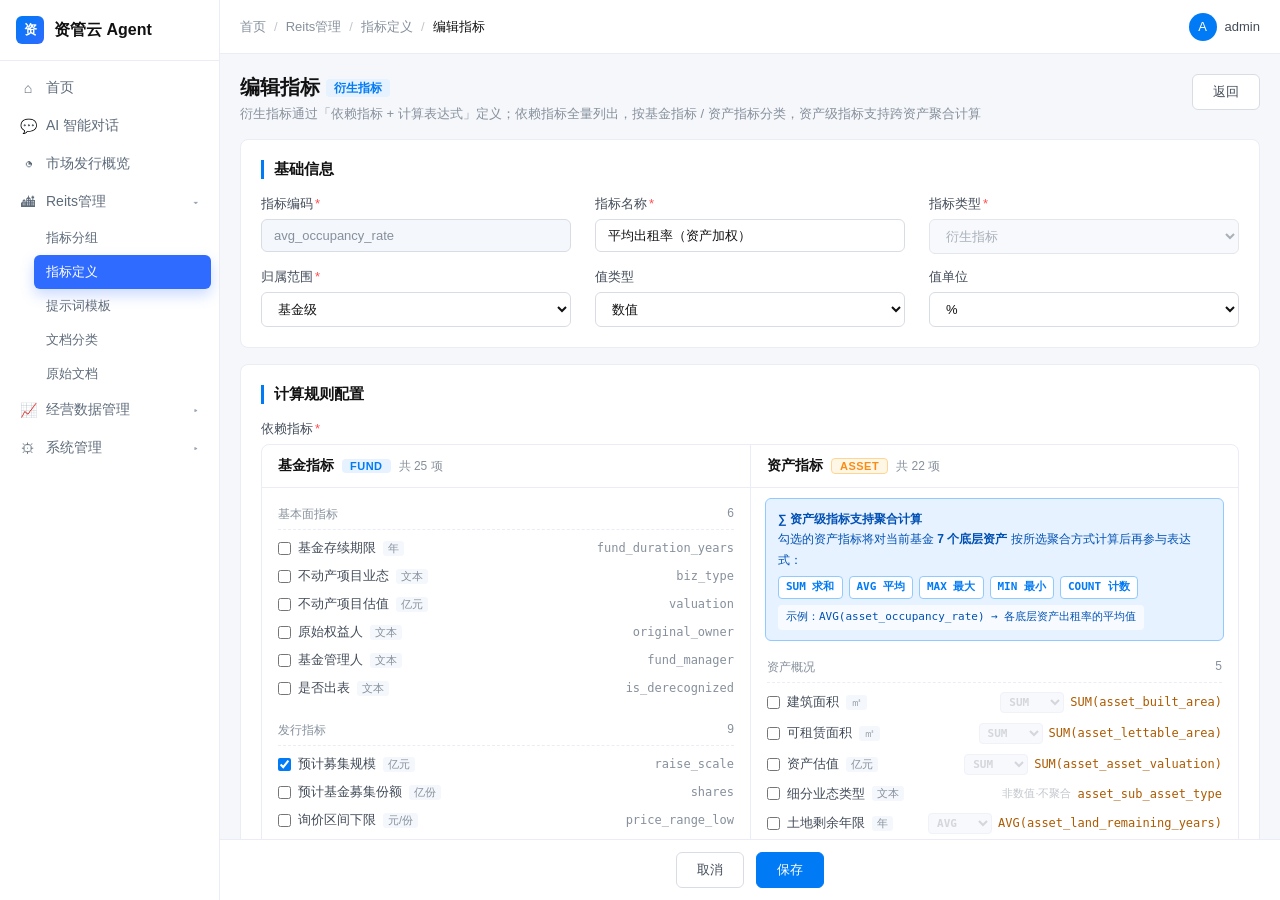
<file: derived-indicator-demo.html>
<!DOCTYPE html>
<html lang="zh-CN">
<head>
<meta charset="UTF-8">
<meta name="viewport" content="width=device-width, initial-scale=1.0">
<title>编辑指标 · 衍生指标依赖选择（演示）</title>
<style>
:root {
  --admin-primary: #007af5;
  --admin-primary-hover: #3395f7;
  --admin-primary-light: #e6f2ff;
  --admin-primary-pale: #f0f7ff;
  --admin-text-primary: #111111;
  --admin-text-regular: #434c59;
  --admin-text-secondary: #86909c;
  --admin-text-disabled: #c2c6cc;
  --admin-border: #d8dce4;
  --admin-border-light: #eaedf6;
  --admin-bg-blank: #ffffff;
  --admin-bg-page: #f5f7fb;
  --admin-bg-light: #f4f7fc;
  --admin-warning: #faad14;
  --asset-color: #fa8c16;
  --asset-light: #fff7e6;
  --asset-border: #ffd591;
  --radius: 8px;
}
* { margin: 0; padding: 0; box-sizing: border-box; }
body {
  font-family: -apple-system, BlinkMacSystemFont, "PingFang SC", "Helvetica Neue", "Microsoft YaHei", sans-serif;
  background: var(--admin-bg-page);
  color: var(--admin-text-primary);
  font-size: 14px;
}
.admin-app { display: flex; height: 100vh; overflow: hidden; }

/* ── 侧边栏 ── */
.admin-sidebar {
  width: 220px; flex-shrink: 0; background: #fff;
  border-right: 1px solid var(--admin-border-light);
  display: flex; flex-direction: column; overflow-y: auto;
}
.menu-brand {
  display: flex; align-items: center; gap: 10px; padding: 16px;
  font-size: 16px; font-weight: 700; color: var(--admin-text-primary);
  border-bottom: 1px solid var(--admin-border-light);
}
.brand-logo {
  width: 28px; height: 28px; border-radius: 6px;
  background: linear-gradient(135deg, #007af5, #2f6bff);
  display: inline-flex; align-items: center; justify-content: center;
  color: #fff; font-size: 13px; font-weight: 700;
}
.admin-menu { list-style: none; padding: 8px; }
.menu-item {
  display: flex; align-items: center; gap: 10px;
  padding: 10px 12px; border-radius: 6px; cursor: pointer;
  color: #5e6b7a; font-size: 14px; user-select: none;
}
.menu-item:hover { background: #e7edf7; }
.menu-item.active { background: #2f6bff; color: #fff; box-shadow: 0 6px 14px rgba(47,107,255,.25); }
.menu-icon { width: 16px; text-align: center; }
.admin-submenu { list-style: none; padding-left: 26px; }
.admin-submenu .menu-item { font-size: 13px; padding: 8px 12px; }
.menu-chevron { margin-left: auto; font-size: 11px; color: #9aa5b3; }

/* ── 主区域 ── */
.admin-main { flex: 1; display: flex; flex-direction: column; min-width: 0; }
.admin-header {
  height: 54px; flex-shrink: 0; background: #fff;
  border-bottom: 1px solid var(--admin-border-light);
  display: flex; align-items: center; justify-content: space-between; padding: 0 20px;
}
.admin-breadcrumb { font-size: 13px; color: var(--admin-text-secondary); }
.admin-breadcrumb .current { color: var(--admin-text-primary); font-weight: 500; }
.admin-breadcrumb .separator { margin: 0 8px; color: var(--admin-text-disabled); }
.header-user { display: flex; align-items: center; gap: 8px; color: var(--admin-text-regular); font-size: 13px; }
.user-avatar {
  width: 28px; height: 28px; border-radius: 50%; background: var(--admin-primary);
  color: #fff; display: inline-flex; align-items: center; justify-content: center; font-size: 13px;
}
.admin-content { flex: 1; overflow: hidden; display: flex; }
.admin-page { flex: 1; display: flex; flex-direction: column; min-height: 0; }
.page-header {
  display: flex; align-items: flex-start; justify-content: space-between;
  padding: 20px 20px 0;
}
.page-title { font-size: 20px; font-weight: 600; }
.page-subtitle { font-size: 13px; color: var(--admin-text-secondary); margin-top: 4px; }
.detail-scroll-body { flex: 1; overflow-y: auto; padding: 16px 20px; }

/* ── 卡片与表单 ── */
.form-card {
  background: #fff; border: 1px solid var(--admin-border-light);
  border-radius: var(--radius); padding: 20px; margin-bottom: 16px;
}
.form-section-title { font-size: 15px; font-weight: 600; margin-bottom: 16px; padding-left: 10px; border-left: 3px solid var(--admin-primary); }
.form-grid { display: grid; grid-template-columns: repeat(3, 1fr); gap: 14px 24px; }
.form-field { display: flex; flex-direction: column; gap: 6px; }
.form-field.full { grid-column: 1 / -1; }
.f-label { font-size: 13px; color: var(--admin-text-regular); font-weight: 500; }
.required { color: #ff4d4f; margin-left: 2px; }
.f-tip { font-size: 12px; color: var(--admin-text-secondary); line-height: 1.6; }
.input, .select, .textarea {
  border: 1px solid var(--admin-border); border-radius: 6px; padding: 8px 12px;
  font-size: 13px; color: var(--admin-text-primary); background: #fff; outline: none;
  font-family: inherit; transition: border-color .15s;
}
.input:focus, .select:focus, .textarea:focus { border-color: var(--admin-primary); }
.input:disabled, .select:disabled { background: var(--admin-bg-light); color: var(--admin-text-secondary); }
.textarea { resize: vertical; min-height: 72px; font-family: Consolas, Monaco, monospace; }

.btn {
  border: 1px solid var(--admin-border); background: #fff; color: var(--admin-text-regular);
  padding: 8px 20px; border-radius: 6px; font-size: 13px; cursor: pointer; transition: all .15s;
}
.btn:hover { border-color: var(--admin-primary); color: var(--admin-primary); }
.btn-primary { background: var(--admin-primary); border-color: var(--admin-primary); color: #fff; }
.btn-primary:hover { background: var(--admin-primary-hover); }
.btn-sm { padding: 4px 12px; font-size: 12px; }
.form-actions-bar {
  flex-shrink: 0; display: flex; align-items: center; justify-content: center; gap: 12px;
  padding: 12px 20px; border-top: 1px solid var(--admin-border-light); background: #fff;
}

/* ══════════════════════════════════════════════
   依赖指标选择面板（新设计：全量指标 + 基金/资产分类）
   ══════════════════════════════════════════════ */
.dep-picker {
  border: 1px solid var(--admin-border-light); border-radius: 8px;
  background: #fff; overflow: hidden;
}
/* 两大分类卡片：基金指标 / 资产指标 */
.dep-scope-grid {
  display: grid; grid-template-columns: 1fr 1fr; gap: 0;
  align-items: start;
}
.dep-scope-card { min-width: 0; display: flex; flex-direction: column; }
.dep-scope-card + .dep-scope-card { border-left: 1px solid var(--admin-border-light); }

.dep-scope-head {
  display: flex; align-items: center; gap: 8px;
  padding: 12px 16px; border-bottom: 1px solid var(--admin-border-light);
}
.dep-scope-title { font-size: 14px; font-weight: 600; }
.dep-scope-count { font-size: 12px; color: var(--admin-text-secondary); }
.scope-tag {
  font-size: 11px; padding: 1px 8px; border-radius: 4px; font-weight: 600; letter-spacing: .5px;
}
.scope-tag-fund { color: var(--admin-primary); background: var(--admin-primary-light); }
.scope-tag-asset { color: var(--asset-color); background: var(--asset-light); border: 1px solid var(--asset-border); }

/* 资产指标卡：聚合计算提示条 */
.agg-hint {
  margin: 10px 14px 0; padding: 10px 12px;
  background: var(--admin-primary-light); border: 1px solid #91caff;
  border-radius: 6px; font-size: 12px; color: #0050b3; line-height: 1.7;
}
.agg-hint-title { font-weight: 700; display: flex; align-items: center; gap: 6px; }
.agg-fns { display: flex; gap: 6px; flex-wrap: wrap; margin-top: 6px; }
.agg-fn {
  font-family: Consolas, Monaco, monospace; font-size: 11px; font-weight: 700;
  background: #fff; border: 1px solid #91caff; color: var(--admin-primary);
  border-radius: 4px; padding: 1px 7px;
}
.agg-example {
  margin-top: 6px; font-family: Consolas, Monaco, monospace; font-size: 11px;
  background: rgba(255,255,255,.7); border-radius: 4px; padding: 3px 8px; display: inline-block;
}

.dep-scope-body { padding: 6px 0 12px; }
.dep-category { padding: 4px 16px 8px; }
.dep-category-name {
  font-size: 12px; color: var(--admin-text-secondary); padding: 8px 0 6px;
  border-bottom: 1px dashed var(--admin-border-light); margin-bottom: 4px;
  display: flex; justify-content: space-between;
}
.dep-item {
  display: flex; align-items: center; justify-content: space-between;
  gap: 8px; padding: 5px 0; border-radius: 4px;
}
.dep-item label {
  display: flex; align-items: center; gap: 7px; min-width: 0;
  font-size: 13px; color: var(--admin-text-regular); cursor: pointer; flex-shrink: 0;
}
.dep-item label input { accent-color: var(--admin-primary); cursor: pointer; }
.dep-unit {
  font-size: 11px; color: var(--admin-text-secondary); background: var(--admin-bg-light);
  border-radius: 3px; padding: 0 5px; white-space: nowrap;
}
.dep-item-right { display: flex; align-items: center; gap: 6px; min-width: 0; }
.dep-code {
  font-family: Consolas, Monaco, monospace; font-size: 12px;
  color: var(--admin-text-secondary); white-space: nowrap; cursor: pointer;
  overflow: hidden; text-overflow: ellipsis;
}
.dep-code:hover { color: var(--admin-primary); text-decoration: underline; }
.dep-code.var-asset { color: #ad5a00; }
.dep-code.var-asset:hover { color: var(--asset-color); }

/* 聚合方式选择器（资产指标勾选后激活） */
.agg-select {
  border: 1px solid var(--asset-border); background: var(--asset-light); color: #ad5a00;
  border-radius: 4px; font-size: 11px; font-weight: 700; padding: 2px 4px;
  font-family: Consolas, Monaco, monospace; cursor: pointer; outline: none;
}
.agg-select:disabled {
  border-color: var(--admin-border-light); background: var(--admin-bg-light);
  color: var(--admin-text-disabled); cursor: not-allowed;
}
.agg-na { font-size: 11px; color: var(--admin-text-disabled); white-space: nowrap; }

/* 已选依赖汇总条 */
.dep-selected-bar { border-top: 1px solid var(--admin-border-light); background: var(--admin-primary-pale); }
.dep-selected-head {
  display: flex; align-items: center; justify-content: space-between;
  padding: 8px 16px 4px; font-size: 12px; color: var(--admin-text-secondary);
}
.dep-selected-head b { color: var(--admin-text-primary); }
.dep-clear { cursor: pointer; color: var(--admin-primary); }
.dep-chips { display: flex; flex-wrap: wrap; gap: 8px; padding: 4px 16px 12px; }
.dep-chip {
  display: inline-flex; align-items: center; gap: 6px;
  border-radius: 5px; padding: 4px 8px; font-size: 12px; cursor: pointer;
  border: 1px solid transparent; transition: all .15s;
}
.dep-chip-fund { background: var(--admin-primary-light); border-color: #91caff; color: #0050b3; }
.dep-chip-fund:hover { background: #d0e8ff; }
.dep-chip-asset { background: var(--asset-light); border-color: var(--asset-border); color: #ad5a00; }
.dep-chip-asset:hover { background: #ffefd6; }
.dep-chip code { font-family: Consolas, Monaco, monospace; font-weight: 600; }
.dep-chip .chip-name { opacity: .75; }
.dep-chip .chip-remove { font-weight: 700; opacity: .5; padding-left: 2px; }
.dep-chip .chip-remove:hover { opacity: 1; }
.dep-chips-empty { font-size: 12px; color: var(--admin-text-disabled); padding: 4px 16px 12px; }

/* 表达式工具行 */
.expr-toolbar { display: flex; gap: 8px; align-items: center; }

/* Toast */
.toast {
  position: fixed; top: 70px; left: 50%; transform: translateX(-50%);
  background: rgba(0,0,0,.78); color: #fff; padding: 10px 20px;
  border-radius: 6px; font-size: 13px; z-index: 9999; opacity: 0;
  transition: opacity .25s; pointer-events: none; max-width: 70%;
}
.toast.show { opacity: 1; }

@media (max-width: 1100px) {
  .dep-scope-grid { grid-template-columns: 1fr; }
  .dep-scope-card + .dep-scope-card { border-left: none; border-top: 1px solid var(--admin-border-light); }
  .form-grid { grid-template-columns: repeat(2, 1fr); }
}
</style>
</head>
<body>
<div class="admin-app">
  <!-- 侧边栏 -->
  <aside class="admin-sidebar">
    <div class="menu-brand"><span class="brand-logo">资</span><span>资管云 Agent</span></div>
    <ul class="admin-menu">
      <li><div class="menu-item"><span class="menu-icon">⌂</span><span>首页</span></div></li>
      <li><div class="menu-item"><span class="menu-icon">💬</span><span>AI 智能对话</span></div></li>
      <li><div class="menu-item"><span class="menu-icon">◔</span><span>市场发行概览</span></div></li>
      <li>
        <div class="menu-item"><span class="menu-icon">🏙</span><span>Reits管理</span><span class="menu-chevron">▾</span></div>
        <ul class="admin-submenu">
          <li><div class="menu-item">指标分组</div></li>
          <li><div class="menu-item active">指标定义</div></li>
          <li><div class="menu-item">提示词模板</div></li>
          <li><div class="menu-item">文档分类</div></li>
          <li><div class="menu-item">原始文档</div></li>
        </ul>
      </li>
      <li><div class="menu-item"><span class="menu-icon">📈</span><span>经营数据管理</span><span class="menu-chevron">▸</span></div></li>
      <li><div class="menu-item"><span class="menu-icon">⚙</span><span>系统管理</span><span class="menu-chevron">▸</span></div></li>
    </ul>
  </aside>

  <!-- 主区域 -->
  <div class="admin-main">
    <header class="admin-header">
      <nav class="admin-breadcrumb">首页<span class="separator">/</span>Reits管理<span class="separator">/</span>指标定义<span class="separator">/</span><span class="current">编辑指标</span></nav>
      <div class="header-user"><span class="user-avatar">A</span><span>admin</span></div>
    </header>

    <main class="admin-content">
      <div class="admin-page">
        <div class="page-header">
          <div>
            <h2 class="page-title">编辑指标 <span style="font-size:12px;font-weight:600;color:var(--admin-primary);background:var(--admin-primary-light);border-radius:4px;padding:2px 8px;vertical-align:middle;">衍生指标</span></h2>
            <div class="page-subtitle">衍生指标通过「依赖指标 + 计算表达式」定义；依赖指标全量列出，按基金指标 / 资产指标分类，资产级指标支持跨资产聚合计算</div>
          </div>
          <button class="btn" onclick="toast('演示页面：返回列表')">返回</button>
        </div>

        <div class="detail-scroll-body">
          <!-- 基础信息 -->
          <div class="form-card">
            <div class="form-section-title">基础信息</div>
            <div class="form-grid">
              <div class="form-field">
                <span class="f-label">指标编码<span class="required">*</span></span>
                <input class="input" value="avg_occupancy_rate" disabled>
              </div>
              <div class="form-field">
                <span class="f-label">指标名称<span class="required">*</span></span>
                <input class="input" value="平均出租率（资产加权）">
              </div>
              <div class="form-field">
                <span class="f-label">指标类型<span class="required">*</span></span>
                <select class="select" disabled><option>基础指标</option><option selected>衍生指标</option></select>
              </div>
              <div class="form-field">
                <span class="f-label">归属范围<span class="required">*</span></span>
                <select class="select"><option selected>基金级</option><option>资产级</option><option>通用</option></select>
              </div>
              <div class="form-field">
                <span class="f-label">值类型</span>
                <select class="select"><option>文本</option><option selected>数值</option><option>整数</option><option>日期</option></select>
              </div>
              <div class="form-field">
                <span class="f-label">值单位</span>
                <select class="select"><option>无</option><option>亿元</option><option>元</option><option>平方米</option><option selected>%</option></select>
              </div>
            </div>
          </div>

          <!-- 计算规则配置 -->
          <div class="form-card">
            <div class="form-section-title">计算规则配置</div>
            <div class="form-grid">
              <div class="form-field full">
                <span class="f-label">依赖指标<span class="required">*</span></span>
                <div class="dep-picker">
                  <!-- 两大分类卡片 -->
                  <div class="dep-scope-grid">
                    <!-- 基金指标 -->
                    <div class="dep-scope-card">
                      <div class="dep-scope-head">
                        <span class="dep-scope-title">基金指标</span>
                        <span class="scope-tag scope-tag-fund">FUND</span>
                        <span class="dep-scope-count" id="fundCount"></span>
                      </div>
                      <div class="dep-scope-body" id="fundBody"></div>
                    </div>

                    <!-- 资产指标（支持聚合计算） -->
                    <div class="dep-scope-card">
                      <div class="dep-scope-head">
                        <span class="dep-scope-title">资产指标</span>
                        <span class="scope-tag scope-tag-asset">ASSET</span>
                        <span class="dep-scope-count" id="assetCount"></span>
                      </div>
                      <!-- 聚合计算提示 -->
                      <div class="agg-hint">
                        <div class="agg-hint-title">∑ 资产级指标支持聚合计算</div>
                        <div>勾选的资产指标将对当前基金<span id="aggAssetScope">全部底层资产</span>按所选聚合方式计算后再参与表达式：</div>
                        <div class="agg-fns">
                          <span class="agg-fn">SUM 求和</span>
                          <span class="agg-fn">AVG 平均</span>
                          <span class="agg-fn">MAX 最大</span>
                          <span class="agg-fn">MIN 最小</span>
                          <span class="agg-fn">COUNT 计数</span>
                        </div>
                        <div class="agg-example">示例：AVG(asset_occupancy_rate) → 各底层资产出租率的平均值</div>
                      </div>
                      <div class="dep-scope-body" id="assetBody"></div>
                    </div>
                  </div>

                  <!-- 已选依赖 -->
                  <div class="dep-selected-bar">
                    <div class="dep-selected-head">
                      <span>已选依赖 <b id="selCount">0</b> 项（点击 chip 插入表达式，× 移除）</span>
                      <span class="dep-clear" onclick="clearSelection()">清空</span>
                    </div>
                    <div id="selChips"></div>
                  </div>
                </div>
                <span class="f-tip">基金级选项变量名即指标编码（如 raise_scale）；资产级选项变量名为「聚合函数(asset_指标编码)」（如 AVG(asset_occupancy_rate)），保存后按拓扑顺序自动触发计算</span>
              </div>

              <div class="form-field full">
                <span class="f-label">计算表达式<span class="required">*</span></span>
                <textarea class="textarea" id="deriveExpression" placeholder="如 AVG(asset_occupancy_rate) * 100 或 SUM(asset_noi_actual) / raise_scale"></textarea>
                <div class="expr-toolbar">
                  <button type="button" class="btn btn-sm" onclick="validateExpr()">校验表达式</button>
                  <button type="button" class="btn btn-sm" onclick="document.getElementById('deriveExpression').value=''">清空</button>
                  <span class="f-tip" id="exprTip">变量名即已选依赖的变量名，支持四则运算与常用函数；计算引擎固定使用 QLExpress</span>
                </div>
              </div>

              <div class="form-field">
                <span class="f-label">计算规则状态</span>
                <select class="select"><option selected>生效中</option><option>已废弃</option></select>
              </div>
            </div>
          </div>
        </div>

        <div class="form-actions-bar">
          <button class="btn" onclick="toast('演示页面：取消')">取消</button>
          <button class="btn btn-primary" onclick="save()">保存</button>
        </div>
      </div>
    </main>
  </div>
</div>

<div class="toast" id="toast"></div>

<script>
/* ═══════════ 数据模型（与指标定义库全量一致） ═══════════ */
var AGG_FNS = ['SUM', 'AVG', 'MAX', 'MIN', 'COUNT'];

var FUND_GROUPS = [
  { name: '基本面指标', items: [
    { key: 'fund_duration_years', name: '基金存续期限', unit: '年' },
    { key: 'biz_type', name: '不动产项目业态', unit: '文本' },
    { key: 'valuation', name: '不动产项目估值', unit: '亿元' },
    { key: 'original_owner', name: '原始权益人', unit: '文本' },
    { key: 'fund_manager', name: '基金管理人', unit: '文本' },
    { key: 'is_derecognized', name: '是否出表', unit: '文本' }
  ]},
  { name: '发行指标', items: [
    { key: 'raise_scale', name: '预计募集规模', unit: '亿元' },
    { key: 'shares', name: '预计基金募集份额', unit: '亿份' },
    { key: 'price_range_low', name: '询价区间下限', unit: '元/份' },
    { key: 'price_range_high', name: '询价区间上限', unit: '元/份' },
    { key: 'final_price', name: '发售价格', unit: '元/份' },
    { key: 'issue_shares', name: '发行份额', unit: '亿份' },
    { key: 'approved_shares', name: '证监会批复募集份额', unit: '亿份' },
    { key: 'sponsor_placement_ratio', name: '原始权益人战配比例', unit: '%' },
    { key: 'strategic_placement_ratio', name: '战略配售比例', unit: '%' }
  ]},
  { name: '运营指标', items: [
    { key: 'distribution_ratio', name: '可分配金额比例', unit: '%' },
    { key: 'management_fee_rate', name: '管理费率', unit: '%' },
    { key: 'distribution_frequency', name: '收益分配频率', unit: '次' },
    { key: 'custody_fee_rate', name: '年度托管费率', unit: '%' }
  ]},
  { name: '财务指标', items: [
    { key: 'cap_rate', name: '首年CapRate', unit: '%' },
    { key: 'cap_rate2', name: '第二年CapRate', unit: '%' },
    { key: 'cash_flow_rate1', name: '首年净现金流分派率', unit: '%' },
    { key: 'cash_flow_rate2', name: '第二年净现金流分派率', unit: '%' }
  ]},
  { name: '未分组', items: [
    { key: 'noi_reits_y1', name: '基金首年NOI', unit: '亿元' },
    { key: 'noi_reits_y2', name: '基金第二年NOI', unit: '亿元' }
  ]}
];

/* numeric=false 的指标不支持聚合；defaultAgg 为勾选后的默认聚合方式 */
var ASSET_GROUPS = [
  { name: '资产概况', items: [
    { key: 'built_area', name: '建筑面积', unit: '㎡', numeric: true, defaultAgg: 'SUM' },
    { key: 'lettable_area', name: '可租赁面积', unit: '㎡', numeric: true, defaultAgg: 'SUM' },
    { key: 'asset_valuation', name: '资产估值', unit: '亿元', numeric: true, defaultAgg: 'SUM' },
    { key: 'sub_asset_type', name: '细分业态类型', unit: '文本', numeric: false },
    { key: 'land_remaining_years', name: '土地剩余年限', unit: '年', numeric: true, defaultAgg: 'AVG' }
  ]},
  { name: '估值参数', items: [
    { key: 'cap_rate_y1', name: 'CapRate（首年资本化率）', unit: '%', numeric: true, defaultAgg: 'AVG' },
    { key: 'cap_rate_y2', name: 'CapRate2（第二年资本化率）', unit: '%', numeric: true, defaultAgg: 'AVG' },
    { key: 'cap_rate_inc_capex', name: 'CapRate（加回资本性支出）', unit: '%', numeric: true, defaultAgg: 'AVG' },
    { key: 'cap_rate2_inc_capex', name: 'CapRate2（第二年加回资本性支出）', unit: '%', numeric: true, defaultAgg: 'AVG' },
    { key: 'discount_rate', name: '折现率', unit: '%', numeric: true, defaultAgg: 'AVG' }
  ]},
  { name: '经营表现', items: [
    { key: 'noi_actual', name: 'NOI（最近年度实际值）', unit: '亿元', numeric: true, defaultAgg: 'SUM' },
    { key: 'noi_margin_actual', name: 'NOI Margin（最近年度实际值）', unit: '%', numeric: true, defaultAgg: 'AVG' },
    { key: 'occupancy_rate', name: '出租率（时点/年末）', unit: '%', numeric: true, defaultAgg: 'AVG' },
    { key: 'avg_rent_per_sqm_month', name: '平均租金单价', unit: '元/㎡/月', numeric: true, defaultAgg: 'AVG' },
    { key: 'renewal_rate', name: '续租率', unit: '%', numeric: true, defaultAgg: 'AVG' }
  ]},
  { name: '租户与租约指标', items: [
    { key: 'top10_tenants_pct', name: '前十大租户占比', unit: '%', numeric: true, defaultAgg: 'AVG' },
    { key: 'max_tenant_pct', name: '最大单一租户占比', unit: '%', numeric: true, defaultAgg: 'MAX' },
    { key: 'wale', name: 'WALE（加权平均剩余租期）', unit: '年', numeric: true, defaultAgg: 'AVG' },
    { key: 'expiry_1yr_pct', name: '到期结构（1年内）', unit: '%', numeric: true, defaultAgg: 'AVG' }
  ]},
  { name: '预测指标', items: [
    { key: 'noi_forecast_y1', name: '预测NOI（首年）', unit: '亿元', numeric: true, defaultAgg: 'SUM' },
    { key: 'noi_forecast_y2', name: '预测NOI（第二年）', unit: '亿元', numeric: true, defaultAgg: 'SUM' },
    { key: 'occupancy_rate_forecast', name: '预测出租率（首年）', unit: '%', numeric: true, defaultAgg: 'AVG' }
  ]}
];

var FUNDS = [
  { id: 38, name: '中金普洛斯仓储物流封闭式基础设施证券投资基金', assets: ['普洛斯广州保税物流园', '普洛斯北京空港物流园', '普洛斯通州光机电物流园', '普洛斯增城物流园', '普洛斯顺德物流园', '苏州望亭普洛斯物流园', '普洛斯淀山湖物流园'] },
  { id: 39, name: '博时招商蛇口产业园封闭式基础设施证券投资基金', assets: ['万融大厦', '万海大厦'] },
  { id: 43, name: '华安张江光大园封闭式基础设施证券投资基金', assets: ['张江光大园'] },
  { id: 47, name: '富国首创水务封闭式基础设施证券投资基金', assets: ['深圳首创水务有限责任公司', '合肥首创水务有限责任公司'] },
  { id: 50, name: '红土创新盐田港仓储物流封闭式基础设施证券投资基金', assets: ['盐田港现代物流中心'] },
  { id: 1, name: '中金唯品会封闭式商业不动产证券投资基金', assets: ['唯品会广州琶洲总部大楼'] }
];

/* ═══════════ 状态 ═══════════ */
var selected = {}; // varKey -> { scope:'fund'|'asset', key, name, agg, numeric }

function fundVar(item) { return item.key; }
function assetVar(item, agg) { return agg + '(asset_' + item.key + ')'; }

/* ═══════════ 渲染 ═══════════ */
function renderAssetScope() {
  document.getElementById('aggAssetScope').innerHTML = ' <b>' + FUNDS[0].assets.length + ' 个底层资产</b> ';
}

function renderGroups() {
  var fundHtml = '', fCount = 0;
  FUND_GROUPS.forEach(function (g) {
    fCount += g.items.length;
    fundHtml += '<div class="dep-category"><div class="dep-category-name"><span>' + g.name + '</span><span>' + g.items.length + '</span></div>';
    g.items.forEach(function (it) {
      var v = fundVar(it);
      fundHtml += '<div class="dep-item">' +
        '<label><input type="checkbox" data-scope="fund" data-key="' + it.key + '"' + (selected[v] ? ' checked' : '') + '><span>' + it.name + '</span><span class="dep-unit">' + it.unit + '</span></label>' +
        '<div class="dep-item-right"><span class="dep-code" title="点击复制变量名" onclick="copyVar(\'' + v + '\')">' + v + '</span></div></div>';
    });
    fundHtml += '</div>';
  });
  document.getElementById('fundBody').innerHTML = fundHtml;
  document.getElementById('fundCount').textContent = '共 ' + fCount + ' 项';

  var assetHtml = '', aCount = 0;
  ASSET_GROUPS.forEach(function (g) {
    aCount += g.items.length;
    assetHtml += '<div class="dep-category"><div class="dep-category-name"><span>' + g.name + '</span><span>' + g.items.length + '</span></div>';
    g.items.forEach(function (it) {
      var cur = findSelectedAsset(it.key);
      var agg = cur ? cur.agg : (it.defaultAgg || 'SUM');
      var varName = it.numeric ? assetVar(it, agg) : 'asset_' + it.key;
      var aggCtl = it.numeric
        ? '<select class="agg-select" data-key="' + it.key + '"' + (cur ? '' : ' disabled') + '>' +
            AGG_FNS.map(function (fn) { return '<option' + (fn === agg ? ' selected' : '') + '>' + fn + '</option>'; }).join('') + '</select>'
        : '<span class="agg-na">非数值·不聚合</span>';
      assetHtml += '<div class="dep-item">' +
        '<label><input type="checkbox" data-scope="asset" data-key="' + it.key + '"' + (cur ? ' checked' : '') + '><span>' + it.name + '</span><span class="dep-unit">' + it.unit + '</span></label>' +
        '<div class="dep-item-right">' + aggCtl +
        '<span class="dep-code var-asset" id="code_' + it.key + '" title="点击复制变量名" onclick="copyVar(this.textContent)">' + varName + '</span></div></div>';
    });
    assetHtml += '</div>';
  });
  document.getElementById('assetBody').innerHTML = assetHtml;
  document.getElementById('assetCount').textContent = '共 ' + aCount + ' 项';

  bindEvents();
}

function findSelectedAsset(key) {
  var found = null;
  Object.keys(selected).forEach(function (v) {
    if (selected[v].scope === 'asset' && selected[v].key === key) found = selected[v];
  });
  return found;
}

function assetItem(key) {
  var item = null;
  ASSET_GROUPS.forEach(function (g) { g.items.forEach(function (it) { if (it.key === key) item = it; }); });
  return item;
}
function fundItem(key) {
  var item = null;
  FUND_GROUPS.forEach(function (g) { g.items.forEach(function (it) { if (it.key === key) item = it; }); });
  return item;
}

/* ═══════════ 事件 ═══════════ */
function bindEvents() {
  document.querySelectorAll('input[data-scope]').forEach(function (cb) {
    cb.onchange = function () {
      var scope = cb.dataset.scope, key = cb.dataset.key;
      if (scope === 'fund') {
        var it = fundItem(key), v = fundVar(it);
        if (cb.checked) selected[v] = { scope: 'fund', key: key, name: it.name };
        else delete selected[v];
      } else {
        var item = assetItem(key);
        var aggSel = document.querySelector('.agg-select[data-key="' + key + '"]');
        if (cb.checked) {
          var agg = item.numeric ? (aggSel ? aggSel.value : item.defaultAgg) : null;
          if (aggSel) aggSel.disabled = false;
          selected[assetVar(item, agg || '')] = { scope: 'asset', key: key, name: item.name, agg: agg, numeric: item.numeric };
        } else {
          if (aggSel) aggSel.disabled = true;
          Object.keys(selected).forEach(function (v) {
            if (selected[v].scope === 'asset' && selected[v].key === key) delete selected[v];
          });
        }
      }
      refreshAssetCodes();
      renderSelected();
    };
  });

  document.querySelectorAll('.agg-select').forEach(function (sel) {
    sel.onchange = function () {
      var key = sel.dataset.key, item = assetItem(key);
      // 聚合方式变化 → 替换旧变量
      Object.keys(selected).forEach(function (v) {
        if (selected[v].scope === 'asset' && selected[v].key === key) delete selected[v];
      });
      selected[assetVar(item, sel.value)] = { scope: 'asset', key: key, name: item.name, agg: sel.value, numeric: true };
      refreshAssetCodes();
      renderSelected();
    };
  });
}

function refreshAssetCodes() {
  ASSET_GROUPS.forEach(function (g) {
    g.items.forEach(function (it) {
      var el = document.getElementById('code_' + it.key);
      if (!el) return;
      var cur = findSelectedAsset(it.key);
      if (it.numeric) {
        var aggSel = document.querySelector('.agg-select[data-key="' + it.key + '"]');
        el.textContent = assetVar(it, cur ? cur.agg : (aggSel ? aggSel.value : it.defaultAgg));
      }
    });
  });
}

function renderSelected() {
  var box = document.getElementById('selChips');
  var keys = Object.keys(selected);
  document.getElementById('selCount').textContent = keys.length;
  if (!keys.length) {
    box.innerHTML = '<div class="dep-chips-empty">暂未选择依赖指标</div>';
    return;
  }
  box.innerHTML = '<div class="dep-chips">' + keys.map(function (v) {
    var s = selected[v];
    var cls = s.scope === 'fund' ? 'dep-chip-fund' : 'dep-chip-asset';
    var label = s.scope === 'asset' && !s.numeric ? v : v;
    return '<span class="dep-chip ' + cls + '" title="点击插入表达式" onclick="insertExpr(\'' + v + '\')">' +
      '<code>' + label + '</code><span class="chip-name">' + s.name + '</span>' +
      '<span class="chip-remove" onclick="event.stopPropagation();removeVar(\'' + v + '\')">×</span></span>';
  }).join('') + '</div>';
}

function removeVar(v) {
  var s = selected[v];
  delete selected[v];
  if (s) {
    var cb = document.querySelector('input[data-scope="' + s.scope + '"][data-key="' + s.key + '"]');
    if (cb) cb.checked = false;
    if (s.scope === 'asset') {
      var aggSel = document.querySelector('.agg-select[data-key="' + s.key + '"]');
      if (aggSel) aggSel.disabled = true;
    }
  }
  renderSelected();
}

function clearSelection() {
  selected = {};
  document.querySelectorAll('input[data-scope]').forEach(function (cb) { cb.checked = false; });
  document.querySelectorAll('.agg-select').forEach(function (s) { s.disabled = true; });
  renderSelected();
}

/* ═══════════ 表达式 ═══════════ */
function insertExpr(v) {
  var ta = document.getElementById('deriveExpression');
  var start = ta.selectionStart || ta.value.length;
  var end = ta.selectionEnd || ta.value.length;
  ta.value = ta.value.slice(0, start) + v + ta.value.slice(end);
  ta.focus();
  ta.selectionStart = ta.selectionEnd = start + v.length;
}

function validateExpr() {
  var expr = document.getElementById('deriveExpression').trim();
  if (!expr) { toast('请输入计算表达式'); return; }
  var unknown = [];
  Object.keys(selected).length; // 校验所选依赖是否在表达式中出现
  var missing = Object.keys(selected).filter(function (v) { return expr.indexOf(v) === -1; });
  if (missing.length) { toast('已选依赖未在表达式中使用：' + missing.join('、')); return; }
  toast('表达式校验通过（演示）');
}

function copyVar(v) {
  var done = function () { toast('已复制变量名：' + v); };
  if (navigator.clipboard && navigator.clipboard.writeText) navigator.clipboard.writeText(v).then(done);
  else {
    var t = document.createElement('textarea');
    t.value = v; document.body.appendChild(t); t.select();
    document.execCommand('copy'); document.body.removeChild(t); done();
  }
}

function save() {
  var n = Object.keys(selected).length;
  var expr = document.getElementById('deriveExpression').trim();
  if (!n) { toast('请至少选择 1 个依赖指标'); return; }
  if (!expr) { toast('请输入计算表达式'); return; }
  toast('保存成功（演示）：' + n + ' 个依赖，保存后将按拓扑顺序自动触发计算');
}

var toastTimer = null;
function toast(msg) {
  var el = document.getElementById('toast');
  el.textContent = msg;
  el.classList.add('show');
  clearTimeout(toastTimer);
  toastTimer = setTimeout(function () { el.classList.remove('show'); }, 2400);
}

/* ═══════════ 初始化 ═══════════ */
renderAssetScope();
renderGroups();
renderSelected();

/* 预置一个演示选择，打开页面即可看到聚合效果 */
(function preset() {
  var checks = document.querySelectorAll('input[data-scope="asset"][data-key="occupancy_rate"], input[data-scope="asset"][data-key="noi_actual"], input[data-scope="fund"][data-key="raise_scale"]');
  checks.forEach(function (cb) { cb.checked = true; cb.onchange(); });
})();
</script>
</body>
</html>
</file>
